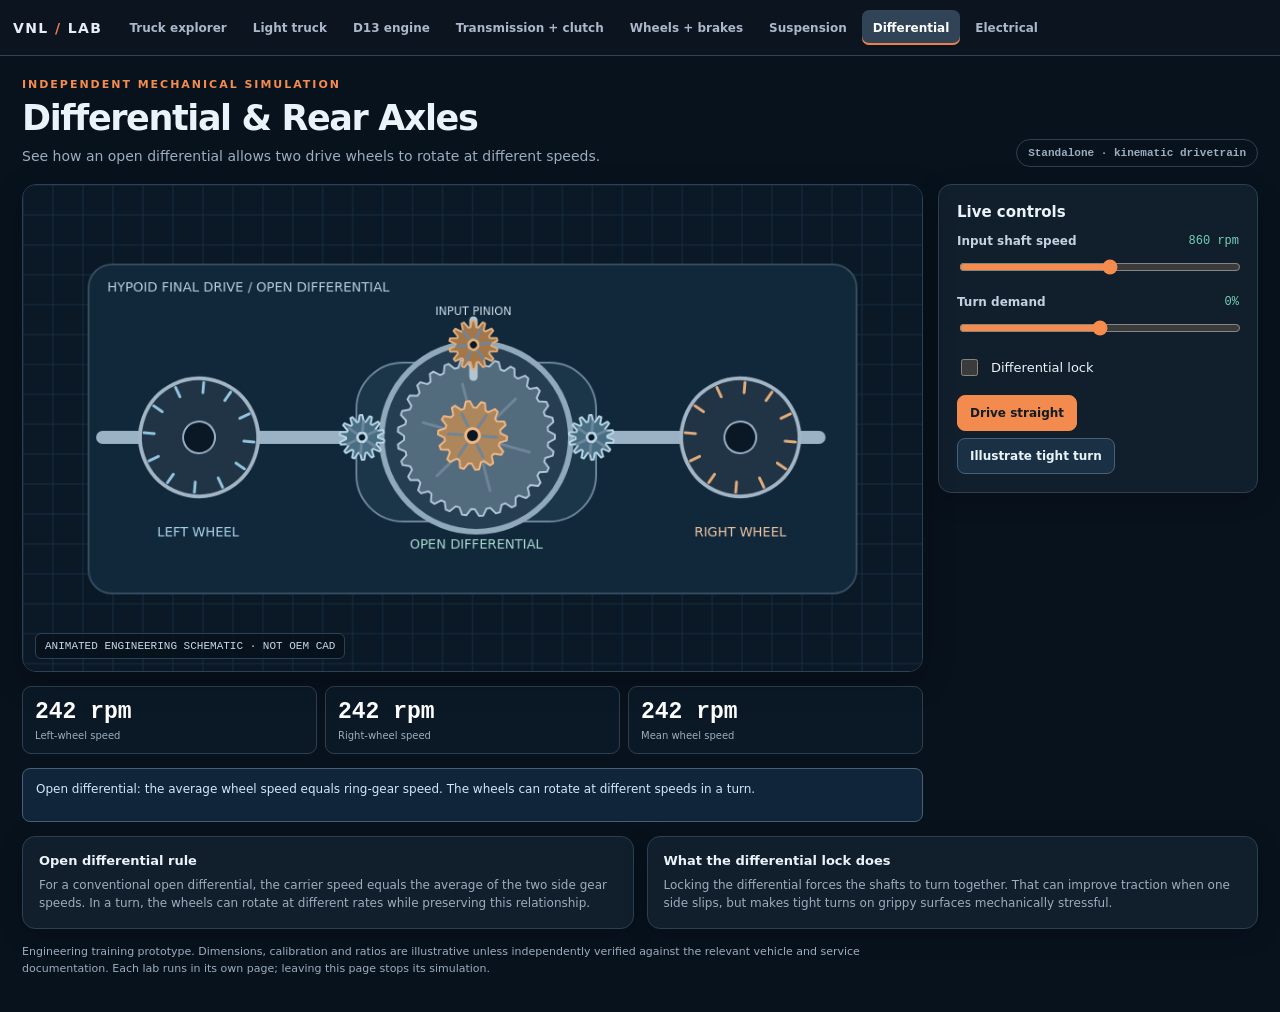
<file: axles.html>
<!doctype html><html lang="en"><head><meta charset="utf-8"><meta name="viewport" content="width=device-width,initial-scale=1"><meta name="theme-color" content="#08121d"><title>Differential &amp; Rear Axles · VNL Lab</title><style>
:root{color-scheme:dark;--bg:#08121d;--panel:#111e2b;--line:#2d4052;--muted:#9cadbe;--ink:#eaf3fa;--orange:#f58b4c;--blue:#67b8e8;--green:#72d4ba}
*{box-sizing:border-box}html,body{margin:0;min-height:100%;font-family:system-ui,-apple-system,Segoe UI,Arial,sans-serif;background:var(--bg);color:var(--ink)}body{overflow:auto!important;padding-top:56px!important}
main{max-width:1440px;margin:0 auto;padding:22px 22px 35px}.eyebrow{color:var(--orange);font-size:11px;text-transform:uppercase;letter-spacing:.18em;font-weight:800}h1{font-size:clamp(24px,3vw,35px);letter-spacing:-.04em;line-height:1.1;margin:8px 0}p{font-size:14px;line-height:1.5;color:var(--muted);margin:0}.head{margin-bottom:17px;display:flex;justify-content:space-between;gap:15px;align-items:end}.tag{border:1px solid var(--line);border-radius:100px;color:var(--muted);font:600 11px ui-monospace,monospace;padding:7px 11px;white-space:nowrap}
.workspace{display:grid;grid-template-columns:minmax(0,1fr) 320px;gap:15px;align-items:start}.screen{position:relative;overflow:hidden;background:radial-gradient(ellipse at 50% 35%,#183146 0%,#0b1927 60%,#08111a 100%);border:1px solid #2d4055;border-radius:14px;min-height:390px;box-shadow:0 10px 30px #0004}.screen canvas{width:100%;height:auto;aspect-ratio:960/520;display:block;touch-action:pan-y}.screen-label{position:absolute;bottom:12px;left:12px;font:11px ui-monospace,monospace;color:#c6d8e9;background:#08111aca;border:1px solid #2d4055;border-radius:6px;padding:6px 9px}
.panel{border:1px solid var(--line);border-radius:13px;padding:18px;background:var(--panel);box-shadow:0 6px 24px #0003}.panel h2{font-size:15px;margin:0 0 13px}.panel .field{margin-bottom:16px}.field-head{display:flex;align-items:center;justify-content:space-between;gap:8px;margin-bottom:9px}.field-head label{font-size:12px;color:#c1d2e2;font-weight:600}.readout{font:12px ui-monospace,monospace;color:var(--green)}input[type=range]{width:100%;accent-color:var(--orange);cursor:pointer}select{background:#0b1a2a;border:1px solid #3b5168;color:#f5f7f9;padding:10px;border-radius:7px;width:100%;font:inherit;font-size:13px}button{background:#1a3044;border:1px solid #456079;border-radius:8px;color:#eaf3fa;font:700 12px system-ui;padding:10px 12px;cursor:pointer}button:active{background:#315371}button:focus-visible,a:focus-visible,input:focus-visible{outline:2px solid var(--orange);outline-offset:2px}.action{background:#f28b4d;color:#141c22;border-color:#f28b4d}.buttons{display:flex;flex-wrap:wrap;gap:7px}.metrics{display:grid;grid-template-columns:repeat(3,1fr);gap:8px;margin-top:14px}.metric{border:1px solid var(--line);border-radius:9px;background:#0b1927;padding:12px}.metric .val{font:700 clamp(17px,2vw,23px) ui-monospace,monospace;color:white}.metric .lab{color:var(--muted);font-size:10px;margin-top:5px}.status{border:1px solid #466075;background:#10253a;padding:11px 13px;border-radius:8px;color:#d5e7f7;font-size:12px;line-height:1.5;min-height:54px;margin-top:14px}.status.warning{border-color:#b76b45;background:#34221c;color:#ffd2b4}.explain{display:grid;grid-template-columns:1fr 1fr;gap:13px;margin-top:14px}.explain .panel{padding:16px}.explain h3{font-size:13px;margin:0 0 8px}.explain p{font-size:12px}.foot{font-size:11px;margin-top:15px;max-width:850px}
@media(max-width:900px){.workspace{grid-template-columns:1fr}.panel{padding:15px}.screen{min-height:230px}.screen canvas{height:auto}.explain{grid-template-columns:1fr}.metrics{grid-template-columns:repeat(3,1fr)}}
@media(max-width:680px){body{padding-top:52px!important}main{padding:15px 10px 30px}.head{align-items:start}.head .tag{display:none}.screen{min-height:0}.screen-label{font-size:9px}.metric .val{font-size:17px}}
</style><style id="vnl-nav-style">
#vnl-nav{position:fixed;top:0;left:0;right:0;height:56px;z-index:2000;display:flex;align-items:center;gap:16px;padding:0 13px;background:#0c1420;color:#e6edf8;border-bottom:1px solid #334254;font:600 12px system-ui,-apple-system,sans-serif;box-sizing:border-box}
#vnl-nav .logo-mark{white-space:nowrap;letter-spacing:.1em;font-size:14px;font-weight:900}#vnl-nav .logo-mark span{color:#ed804a}#vnl-nav .vnl-links{display:flex;align-items:center;overflow-x:auto;overflow-y:hidden;white-space:nowrap;gap:4px;scrollbar-width:thin;flex:1;min-width:0}
#vnl-nav a{display:inline-flex;color:#aab8c9;text-decoration:none;align-items:center;flex-shrink:0;min-height:35px;padding:0 11px;border-radius:7px;box-sizing:border-box}
#vnl-nav a:hover{background:#1c2b3b;color:white}#vnl-nav a.active{color:white;background:#314457;box-shadow:inset 0 -2px #ed804a}
body{padding-top:56px!important;box-sizing:border-box!important}body>.app,body>#app{height:calc(100vh - 56px)!important;max-height:calc(100vh - 56px)!important}html,body{overflow:hidden}
@media(max-width:680px){#vnl-nav{gap:8px;padding:0 7px;height:52px}#vnl-nav .logo-mark{font-size:11px}#vnl-nav a{font-size:11px;padding:0 8px}body{padding-top:52px!important}body>.app,body>#app{height:calc(100vh - 52px)!important;max-height:calc(100vh - 52px)!important}}
</style></head><body><nav id="vnl-nav" aria-label="Truck simulation labs"><span class="logo-mark">VNL<span> / </span>LAB</span><div class="vnl-links"><a href="index.html" class="" aria-current="false">Truck explorer</a><a href="truck-lite.html" class="" aria-current="false">Light truck</a><a href="d13.html" class="" aria-current="false">D13 engine</a><a href="transmission.html" class="" aria-current="false">Transmission + clutch</a><a href="wheels.html" class="" aria-current="false">Wheels + brakes</a><a href="suspension.html" class="" aria-current="false">Suspension</a><a href="axles.html" class="active" aria-current="page">Differential</a><a href="electrical.html" class="" aria-current="false">Electrical</a></div></nav><main><div class="head"><div><div class="eyebrow">Independent mechanical simulation</div><h1>Differential &amp; Rear Axles</h1><p>See how an open differential allows two drive wheels to rotate at different speeds.</p></div><span class="tag">Standalone · kinematic drivetrain</span></div><div class="workspace"><div><div class="screen"><canvas id="sim" aria-label="Animated mechanism diagram"></canvas><div class="screen-label">ANIMATED ENGINEERING SCHEMATIC · NOT OEM CAD</div></div><div class="metrics"><div class="metric"><div class="val" id="m_l">—</div><div class="lab">Left-wheel speed</div></div><div class="metric"><div class="val" id="m_r">—</div><div class="lab">Right-wheel speed</div></div><div class="metric"><div class="val" id="m_avg">—</div><div class="lab">Mean wheel speed</div></div></div><div class="status" id="status" role="status">Ready. Adjust controls to test the mechanism.</div></div><aside class="panel"><h2>Live controls</h2><div class="field"><div class="field-head"><label for="pinion">Input shaft speed</label><output class="readout" id="v_pinion">860 rpm</output></div><input type="range" id="pinion" min="0" max="1600" value="860" step="1" oninput="document.getElementById('v_pinion').textContent=this.value+' rpm'"></div><div class="field"><div class="field-head"><label for="corner">Turn demand</label><output class="readout" id="v_corner">0%</output></div><input type="range" id="corner" min="-100" max="100" value="0" step="1" oninput="document.getElementById('v_corner').textContent=this.value+'%'"></div><div class="field"><label style="display:flex;align-items:center;gap:10px;font-size:13px"><input id="lock" type="checkbox" style="width:17px;height:17px"> Differential lock</label></div><div class="buttons"><button class="action" id="straight">Drive straight</button><button id="spin">Illustrate tight turn</button></div></aside></div><div class="explain"><section class="panel"><h3>Open differential rule</h3><p>For a conventional open differential, the carrier speed equals the average of the two side gear speeds. In a turn, the wheels can rotate at different rates while preserving this relationship.</p></section><section class="panel"><h3>What the differential lock does</h3><p>Locking the differential forces the shafts to turn together. That can improve traction when one side slips, but makes tight turns on grippy surfaces mechanically stressful.</p></section></div><p class="foot">Engineering training prototype. Dimensions, calibration and ratios are illustrative unless independently verified against the relevant vehicle and service documentation. Each lab runs in its own page; leaving this page stops its simulation.</p></main><script>
const canvas=document.getElementById('sim'),ctx=canvas.getContext('2d');let time=0,last=performance.now();
function resize(){const d=Math.min(devicePixelRatio||1,2);canvas.width=Math.round(960*d);canvas.height=Math.round(520*d);ctx.setTransform(d,0,0,d,0,0)}resize();
function clean(){ctx.clearRect(0,0,960,520);ctx.fillStyle='#0b1825';ctx.fillRect(0,0,960,520);ctx.strokeStyle='#183047';ctx.lineWidth=1;for(let i=0;i<960;i+=32){ctx.beginPath();ctx.moveTo(i,0);ctx.lineTo(i,520);ctx.stroke()}for(let i=0;i<520;i+=32){ctx.beginPath();ctx.moveTo(0,i);ctx.lineTo(960,i);ctx.stroke()}}
function path(pts,color='#9eb4c7',width=4){ctx.strokeStyle=color;ctx.lineWidth=width;ctx.lineCap='round';ctx.lineJoin='round';ctx.beginPath();pts.forEach(([x,y],i)=>i?ctx.lineTo(x,y):ctx.moveTo(x,y));ctx.stroke()}
function circle(x,y,r,fill='#243d50',stroke='#91aabd',w=3){ctx.beginPath();ctx.arc(x,y,r,0,2*Math.PI);ctx.fillStyle=fill;ctx.fill();ctx.strokeStyle=stroke;ctx.lineWidth=w;ctx.stroke()}
function disk(x,y,r,inner=0,rot=0,t='#7b93a9'){ctx.save();ctx.translate(x,y);ctx.rotate(rot);circle(0,0,r,'#203446','#a2b6c6',4);ctx.strokeStyle=t;ctx.lineWidth=3;for(let i=0;i<12;i++){let a=i*Math.PI/6;ctx.beginPath();ctx.moveTo(Math.cos(a)*(r-15),Math.sin(a)*(r-15));ctx.lineTo(Math.cos(a)*(r-4),Math.sin(a)*(r-4));ctx.stroke()}circle(0,0,inner||Math.max(6,r*.18),'#0a1724','#9ab3c8',2);ctx.restore()}
function gear(x,y,r,angle=0,fill='#31495b',accent='#9cb2c5'){ctx.save();ctx.translate(x,y);ctx.rotate(angle);const teeth=Math.max(14,Math.round(r*.35));ctx.beginPath();for(let i=0;i<teeth*4;i++){const a=i*Math.PI*2/(teeth*4),rr=(i%4===1||i%4===2)?r:r-7;const px=Math.cos(a)*rr,py=Math.sin(a)*rr;i?ctx.lineTo(px,py):ctx.moveTo(px,py)}ctx.closePath();ctx.fillStyle=fill;ctx.fill();ctx.lineWidth=2;ctx.strokeStyle=accent;ctx.stroke();circle(0,0,r*.2,'#0a1724',accent,3);for(let k=0;k<6;k++){let a=k*Math.PI/3;path([[Math.cos(a)*r*.3,Math.sin(a)*r*.3],[Math.cos(a)*r*.7,Math.sin(a)*r*.7]],'#6f859a',3)}ctx.restore()}
function text(x,y,s,size=14,color='#bdcfe0',align='left'){ctx.fillStyle=color;ctx.font=`${size}px system-ui`;ctx.textAlign=align;ctx.fillText(String(s),x,y)}
function box(x,y,w,h,fill='#1b3347',stroke='#405e74',r=12){ctx.beginPath();ctx.roundRect(x,y,w,h,r);ctx.fillStyle=fill;ctx.fill();ctx.strokeStyle=stroke;ctx.lineWidth=2;ctx.stroke()}
function gauge(x,y,r,v,max=100){circle(x,y,r,'#13283a','#53718a',2);ctx.strokeStyle='#f18d51';ctx.lineWidth=5;ctx.beginPath();ctx.arc(x,y,r-12,Math.PI*.8,Math.PI*(.8+1.4*Math.max(0,Math.min(1,v/max))));ctx.stroke();text(x,y+5,Math.round(v),21,'#f3f6f9','center')}
function get(id){return document.getElementById(id)}function read(id){return +get(id).value}function write(id,v){get(id).textContent=v}function status(s,bad=false){const e=get('status');e.textContent=s;e.classList.toggle('warning',bad)}
function tick(now){const dt=Math.min(.05,(now-last)/1000);last=now;time+=dt;draw(dt);requestAnimationFrame(tick)}requestAnimationFrame(tick);


let a=0,leftA=0,rightA=0;get('straight').onclick=()=>{get('corner').value=0;get('v_corner').textContent='0%';status('Straight ahead. Both wheels turn at the same speed.')};get('spin').onclick=()=>{get('corner').value=75;get('v_corner').textContent='75%';status('Turning right in this model: the outer wheel speeds up and inner wheel slows down.')};
function draw(dt){let pinion=read('pinion'),input=pinion/3.55,turn=read('corner')/100,lock=get('lock').checked;let left=input*(lock?1:1+turn*.45),right=input*(lock?1:1-turn*.45);a+=pinion*dt*.01;leftA+=left*dt*.02;rightA+=right*dt*.02;
 clean();box(70,85,820,352,'#11273a','#354e61',25);text(90,114,'HYPOID FINAL DRIVE / OPEN DIFFERENTIAL',14,'#bacee0');
 path([[85,270],[850,270]],'#9bb2c4',14);box(356,190,256,170,'#1b3549','#6e879b',50);circle(484,270,101,'#263e52','#91aabb',6);gear(484,270,84,a*.43,'#536c7d','#b1c8d9');gear(480,268,37,-a*.7,'#ae865b','#f1b886');gear(362,270,24,leftA,'#486e84','#b9d8e8');gear(607,270,24,rightA,'#486e84','#b9d8e8');
 disk(188,270,63,17,leftA,'#93c7e1');disk(766,270,63,17,rightA,'#e4ad7b');path([[481,145],[481,205]],'#b3c5d1',9);gear(481,171,26,a,'#a4774b','#dfb07d');
 text(481,139,'INPUT PINION',12,'#cddde8','center');text(187,376,'LEFT WHEEL',14,'#aad5ec','center');text(766,376,'RIGHT WHEEL',14,'#ecc6a5','center');text(484,389,lock?'DIFFERENTIAL LOCKED':'OPEN DIFFERENTIAL',14,lock?'#f3a77e':'#a7d9cf','center');
 write('m_l',Math.round(left)+' rpm');write('m_r',Math.round(right)+' rpm');write('m_avg',Math.round((left+right)/2)+' rpm');
 if(lock&&Math.abs(turn)>.1)status('Differential locked in a turn: the wheels are forced to equal speed, producing tire scrub and driveline wind-up on high-traction surfaces.',true);
 else status('Open differential: the average wheel speed equals ring-gear speed. The wheels can rotate at different speeds in a turn.');}
</script></body></html>
</file>
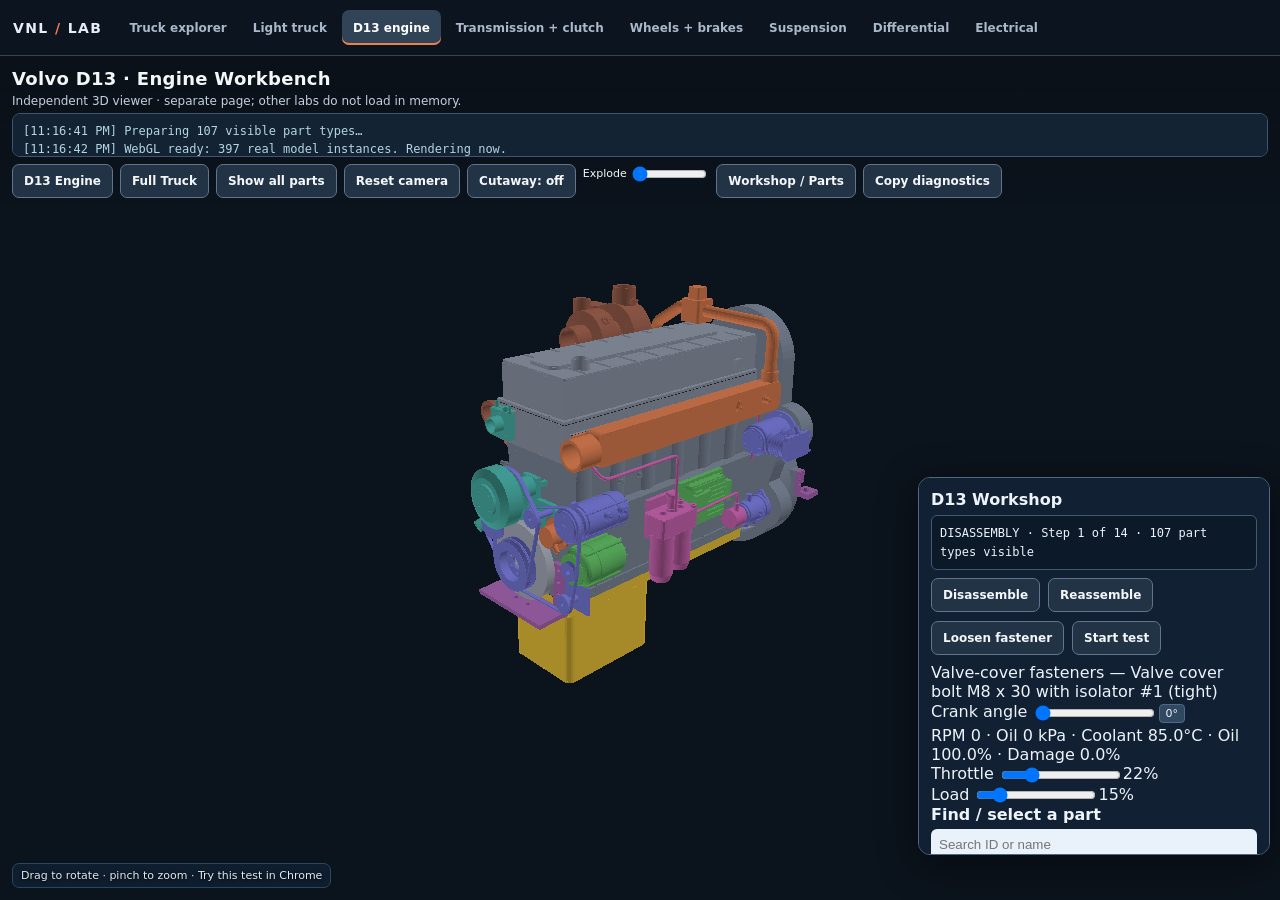
<file: d13.html>
<!doctype html><html lang="en"><head><meta charset="utf-8"><meta name="viewport" content="width=device-width,initial-scale=1,viewport-fit=cover"><meta name="theme-color" content="#0b1119"><title>Volvo VNL | Stable WebGL Workshop</title><style>
*{box-sizing:border-box}html,body{height:100%;margin:0;font-family:system-ui,-apple-system,Arial;color:#f4f7fa;background:#0b1119}#app{height:100%;position:relative;overflow:hidden}canvas{position:absolute;inset:0;width:100%;height:100%;touch-action:none}#top{position:absolute;z-index:3;top:0;left:0;right:0;padding:12px max(12px,env(safe-area-inset-right));background:linear-gradient(#0b1119f5,#0b1119b8,transparent);pointer-events:none}#top>*{pointer-events:auto}h1{margin:0;font-size:18px;letter-spacing:.3px}p{margin:5px 0;color:#c3d0df;font-size:12px}#status{font:12px/1.5 ui-monospace,SFMono-Regular,monospace;padding:8px 10px;white-space:pre-wrap;word-break:break-word;background:#152638;border:1px solid #45607a;border-radius:8px;color:#cbf1fd;max-height:44px;overflow:auto}#controls{display:flex;flex-wrap:wrap;gap:7px;margin-top:7px}button{padding:9px 11px;border:1px solid #60758b;background:#223346;color:#f4f7fa;border-radius:7px;font:bold 12px system-ui}button:active{background:#e36d3b}#bottom{position:absolute;z-index:2;bottom:max(12px,env(safe-area-inset-bottom));left:12px;right:12px;color:#e0e9f2;font-size:12px;text-shadow:0 1px 3px black;pointer-events:none}#bottom div{display:inline-block;background:#112236bc;border:1px solid #2b475f;border-radius:7px;padding:5px 8px}#fatal{position:absolute;z-index:5;top:37%;left:12px;right:12px;padding:18px;border-radius:12px;background:#6b1c26;color:#fff;font-size:14px;line-height:1.6;display:none}
#sidepanel{position:absolute;z-index:4;right:10px;bottom:45px;width:min(352px,calc(100vw - 20px));max-height:42vh;overflow:auto;border:1px solid #526781;background:#122335f3;color:#edf3fa;border-radius:12px;padding:12px;box-shadow:0 9px 40px #0007}#sidepanel[hidden],#faultbox[hidden]{display:none!important}#sidepanel h2{font-size:16px;margin:0 0 5px}#sidepanel p{font-size:12px;line-height:1.4}#sidepanel button,#sidepanel select{margin:2px 3px 2px 0}#sidepanel button{font-size:12px}#sidepanel input[type=range]{width:120px;vertical-align:middle}#summary{font:12px/1.55 ui-monospace,monospace;padding:8px;border:1px solid #415a74;background:#0b1928;border-radius:6px;margin:6px 0}#partsearch{padding:8px;width:100%;background:#e9f2fa;border:0;border-radius:6px}#partresults{max-height:120px;overflow:auto;margin:7px 0}#partresults button{display:block;width:100%;text-align:left}#angle{width:140px}.tag{display:inline-block;background:#314861;border:1px solid #506887;border-radius:4px;padding:2px 6px;margin:3px 2px;font-size:11px}#top{padding-bottom:4px}#status{opacity:.88}#top small{font:11px ui-monospace,monospace}#fatal{white-space:pre-wrap}#bottom{right:auto}#bottom div{font-size:11px}#toolsrow{display:flex;flex-wrap:wrap;gap:5px;margin:6px 0}@media(max-width:760px){#sidepanel{max-height:35vh;bottom:40px}#top h1{font-size:16px}#top p{display:none}#top button{padding:7px 8px;font-size:11px}#status{max-height:30px;font-size:10px;padding:4px}}
</style><style id="vnl-nav-style">
#vnl-nav{position:fixed;top:0;left:0;right:0;height:56px;z-index:2000;display:flex;align-items:center;gap:16px;padding:0 13px;background:#0c1420;color:#e6edf8;border-bottom:1px solid #334254;font:600 12px system-ui,-apple-system,sans-serif;box-sizing:border-box}
#vnl-nav .logo-mark{white-space:nowrap;letter-spacing:.1em;font-size:14px;font-weight:900}#vnl-nav .logo-mark span{color:#ed804a}#vnl-nav .vnl-links{display:flex;align-items:center;overflow-x:auto;overflow-y:hidden;white-space:nowrap;gap:4px;scrollbar-width:thin;flex:1;min-width:0}
#vnl-nav a{display:inline-flex;color:#aab8c9;text-decoration:none;align-items:center;flex-shrink:0;min-height:35px;padding:0 11px;border-radius:7px;box-sizing:border-box}
#vnl-nav a:hover{background:#1c2b3b;color:white}#vnl-nav a.active{color:white;background:#314457;box-shadow:inset 0 -2px #ed804a}
body{padding-top:56px!important;box-sizing:border-box!important}body>.app,body>#app{height:calc(100vh - 56px)!important;max-height:calc(100vh - 56px)!important}html,body{overflow:hidden}
@media(max-width:680px){#vnl-nav{gap:8px;padding:0 7px;height:52px}#vnl-nav .logo-mark{font-size:11px}#vnl-nav a{font-size:11px;padding:0 8px}body{padding-top:52px!important}body>.app,body>#app{height:calc(100vh - 52px)!important;max-height:calc(100vh - 52px)!important}}
</style></head><body><nav id="vnl-nav" aria-label="Truck simulation labs"><span class="logo-mark">VNL<span> / </span>LAB</span><div class="vnl-links"><a href="index.html" class="" aria-current="false">Truck explorer</a><a href="truck-lite.html" class="" aria-current="false">Light truck</a><a href="d13.html" class="active" aria-current="page">D13 engine</a><a href="transmission.html" class="" aria-current="false">Transmission + clutch</a><a href="wheels.html" class="" aria-current="false">Wheels + brakes</a><a href="suspension.html" class="" aria-current="false">Suspension</a><a href="axles.html" class="" aria-current="false">Differential</a><a href="electrical.html" class="" aria-current="false">Electrical</a></div></nav><div id="app"><canvas id="view"></canvas><div id="top"><h1 id="pageTitle">Volvo D13 · Engine Workbench</h1><p>Independent 3D viewer · separate page; other labs do not load in memory.</p><div id="status" role="status">Page HTML loaded. Starting WebGL check…</div><div id="controls"><button id="engine">D13 Engine</button><button id="truck">Full Truck</button><button id="more">Show all parts</button><button id="reset">Reset camera</button><button id="cutaway">Cutaway: off</button><label style="font-size:11px">Explode <input id="explode" type="range" min="0" max="100" value="0" style="width:75px;vertical-align:middle"></label><button id="panel">Workshop / Parts</button><button id="copy">Copy diagnostics</button></div></div><div id="fatal"></div><section id="sidepanel"><h2 id="panelTitle">D13 Workshop</h2><div id="summary">Loading part data…</div><div id="toolsrow"><button id="teardown">Disassemble</button><button id="rebuild">Reassemble</button><button id="doAction">Next operation</button><button id="runEngine">Start test</button></div><div id="benchstep"></div><label>Crank angle <input id="angle" type="range" min="0" max="720" step="2" value="0"></label><span id="anglevalue" class="tag">0°</span><div id="enginegauges"></div><div><label>Throttle <input id="throttle" type="range" min="0" max="100" value="22"></label><span id="throttleVal">22%</span></div><div><label>Load <input id="load" type="range" min="0" max="100" value="15"></label><span id="loadVal">15%</span></div><h2>Find / select a part</h2><input id="partsearch" placeholder="Search ID or name" autocomplete="off"><div id="partresults"></div><div id="chosen"></div><div id="faultbox" hidden></div></section><div id="bottom"><div>Drag to rotate · pinch to zoom · Try this test in Chrome</div></div></div><script src="d13-physics.js"></script>
<script>
(()=>{'use strict';
 const el=document.getElementById('status'), fatal=document.getElementById('fatal'),canvas=document.getElementById('view');
 const records=[];let gl=null, program=null,pickProgram=null, meshData=[],parts=[],allFiles=[],gpus=new Map(),shown=[],ctr=[0,0,0],range=1400,angle=-.8,pitch=.4,zoom=1,ready=false,frames=0,last=0,mode='engine',showMore=false,drawCalls=0; let viewport={width:0,height:0};let cutaway=false,selectedPart=null,selectedK=0,angle720=0,phase='remove',stageProgress={},physics=null,lastT=0,activeEngine=false,modeLoaded=false;let frameRecords=[];const byId=new Map();
 const note=(s)=>{const item='['+new Date().toLocaleTimeString()+'] '+s;records.push(item);el.textContent=records.slice(-3).join('\n');console.log(item)};
 const failed=(s)=>{note('ERROR: '+s);fatal.style.display='block';fatal.textContent='ERROR: '+s+'\nSend a screenshot of this message.'};
 window.addEventListener('error',(e)=>failed('JavaScript: '+(e.message||'unknown')));
 window.addEventListener('unhandledrejection',e=>failed('Async: '+String(e.reason?.message||e.reason)));
 const comp=(type,src)=>{const sh=gl.createShader(type);gl.shaderSource(sh,src);gl.compileShader(sh);if(!gl.getShaderParameter(sh,gl.COMPILE_STATUS))throw Error('Shader compile: '+gl.getShaderInfoLog(sh));return sh};
 const vertex=`#version 300 es
 in vec3 a_xyz;uniform mat4 u_mvp;uniform mat4 u_model;uniform float u_scale;out vec3 v_world;
 void main(){vec4 p=vec4(a_xyz*u_scale,1.0);v_world=(u_model*p).xyz;gl_Position=u_mvp*p;}`;
 const fragment=`#version 300 es
 precision highp float;in vec3 v_world;uniform vec3 u_color;out vec4 outColor;
 void main(){vec3 a=dFdx(v_world),b=dFdy(v_world);vec3 n=normalize(cross(a,b));
 vec3 lit=normalize(vec3(.45,.82,.4));float light=.32+.68*abs(dot(n,lit));
 vec3 col=pow(u_color,vec3(2.2));col=pow(col*light,vec3(1.0/2.2));outColor=vec4(col,1.0);}`;
 const m4mul=(a,b)=>{let o=new Float32Array(16);for(let j=0;j<4;j++)for(let i=0;i<4;i++){let n=0;for(let k=0;k<4;k++)n+=a[k*4+i]*b[j*4+k];o[j*4+i]=n}return o};
 const partMat=(a)=>new Float32Array([a[0],a[4],a[8],0,a[1],a[5],a[9],0,a[2],a[6],a[10],0,a[3],a[7],a[11],1]);
 const rootMat=new Float32Array([1,0,0,0,0,0,-1,0,0,1,0,0,0,0,0,1]);

 const STEPS=[
  ['Valve-cover fasteners',['EFS-011'],true],['Valve cover',['EHD-029'],false],['Valve-cover gasket',['EHD-028'],false],
  ['Rocker-shaft fasteners',['EFS-008'],true],['Rocker arm shaft',['EHD-018'],false],['Rocker arms',['EHD-019','EHD-020','EHD-021'],false],
  ['Cam bearing-cap fasteners',['EFS-007'],true],['Camshaft bearing caps',['EHD-016','EHD-017'],false],
  ['Timing-cover fasteners',['EFS-017'],true],['Timing cover',['ETG-015'],false],['Cam gear fasteners',['EFS-013'],true],
  ['Camshaft drive gear',['ETG-008'],false],['Camshaft',['EHD-014'],false],['Camshaft bearing shells',['EHD-015'],false]
 ];
 const INTERNALS_HIDE=new Set(['EBK-001','EHD-001','EHD-029','EHD-028','EBK-008','ETG-014','ETG-015','EBK-002']);
 const FIRE=[0,480,240,600,120,360];const crankPin=FIRE.map(a=>((360-a)%360)),rad=Math.PI/180;
 const slider=a=>{let t=a*rad,r=79,rod=255;return r*Math.cos(t)+Math.sqrt(rod*rod-r*r*Math.sin(t)**2)};
 const vlift=(cycle,type)=>{const start=type==='in'?690:480,dur=type==='in'?240:250,x=((cycle-start)%720+720)%720;return x>dur?0:(type==='in'?11:10)*Math.sin(Math.PI*x/dur)**2};
 function pstate(p,k){const x=stageProgress[p.id];return x?.[k]||(STEPS.some(s=>s[1].includes(p.id)&&s[2])?'tight':'installed')}
 function save(){try{localStorage.setItem('d13-direct-workshop-v1',JSON.stringify({states:stageProgress,phase}));}catch(_){}}
 function restore(){try{const d=JSON.parse(localStorage.getItem('d13-direct-workshop-v1'));if(d){stageProgress=d.states||{};phase=d.phase||'remove';}}catch(_){}}
 function operable(p,k){return pstate(p,k)!=='out'}
 function stageDone(step){for(const id of step[1]){const p=byId.get(id);if(!p)continue;for(let k=0;k<p.inst.length;k++){const s=pstate(p,k);if(phase==='remove'?(s!=='out'):(s!==(step[2]?'tight':'installed')))return false;}}return true}
 function currentStage(){const indexed=STEPS.map((s,i)=>({s,i}));if(phase==='install')indexed.reverse();return indexed.find(o=>!stageDone(o.s))||null}
 function getTarget(stage){if(!stage)return null;const list=[];for(const id of stage.s[1]){const p=byId.get(id);if(!p)continue;for(let k=0;k<p.inst.length;k++){const s=pstate(p,k);if(phase==='remove'?(s!=='out'):(s!==(stage.s[2]?'tight':'installed')))list.push({p,k,s})}}return list.find(v=>v.p===selectedPart&&v.k===selectedK)||list[0]||null}
 function action(){if(mode!=='engine'){note('Switch to D13 engine for teardown');return}if(activeEngine){note('Stop the test before changing parts');return}const st=currentStage(),t=getTarget(st);if(!st||!t){renderPanel();return}const bolt=st.s[2],s=t.s;
 let next,verb;
 if(phase==='remove'){next=bolt&&s==='tight'?'loose':'out';verb=next==='loose'?'Loosened':'Removed'}
 else{next=bolt&&s==='out'?'loose':bolt?'tight':'installed';verb=next==='loose'?'Hand-started':next==='tight'?'Torque-checked':'Reinstalled'}
 if(!stageProgress[t.p.id])stageProgress[t.p.id]=t.p.inst.map((_,i)=>pstate(t.p,i));stageProgress[t.p.id][t.k]=next;
 save();selectedPart=t.p;selectedK=t.k;note(verb+' '+t.p.n+' #'+(t.k+1));renderPanel();}
 function renderPanel(){const box=document.getElementById('summary');const stage=currentStage();
 if(mode!=='engine'){box.textContent='Full truck explorer · '+shown.length+' types visible. Select any component by tapping the model or search below.';document.getElementById('benchstep').textContent='D13 disassembly controls work in engine mode.';document.getElementById('enginegauges').textContent='';return}
 box.textContent=(phase==='remove'?'DISASSEMBLY':'REASSEMBLY')+' · '+(stage?'Step '+(stage.i+1)+' of '+STEPS.length:'All stages completed')+' · '+shown.length+' part types visible';
 const next=getTarget(stage);document.getElementById('benchstep').textContent=stage?(stage.s[0]+(next?' — '+(next.p.n)+' #'+(next.k+1)+' ('+next.s+')':'')):'All modeled workshop steps completed';
 const btn=document.getElementById('doAction');btn.disabled=!stage||activeEngine;btn.textContent=!next?'Complete':phase==='remove'?(stage.s[2]&&next.s==='tight'?'Loosen fastener':'Remove part'):(stage.s[2]&&next.s==='loose'?'Torque-check':'Reinstall part');
 const v=physics;document.getElementById('enginegauges').textContent=v?('RPM '+Math.round(v.rpm)+' · Oil '+Math.round(v.oilPressure)+' kPa · Coolant '+v.coolant.toFixed(1)+'°C · Oil '+v.oilLevel.toFixed(1)+'% · Damage '+v.damage.toFixed(1)+'%'):'';
 document.getElementById('anglevalue').textContent=Math.round(angle720)+'°';
 if(selectedPart)document.getElementById('chosen').textContent='Selected: '+selectedPart.id+' · '+selectedPart.n+' #'+(selectedK+1)+' — '+(mode==='engine'?pstate(selectedPart,selectedK):'view only');
 }
 function searchParts(){const text=document.getElementById('partsearch').value.trim().toLowerCase();const panel=document.getElementById('partresults');panel.replaceChildren();
 if(!text)return;
 for(const p of parts.filter(p=>p.id.toLowerCase().includes(text)||p.n.toLowerCase().includes(text)).slice(0,18)){const b=document.createElement('button');b.textContent=p.id+' '+p.n;b.onclick=()=>{selectedPart=p;selectedK=0;panel.replaceChildren();document.getElementById('partsearch').value='';renderPanel()};panel.append(b)}
 }
 function rotateX(t){const c=Math.cos(t),s=Math.sin(t);return new Float32Array([1,0,0,0,0,c,s,0,0,-s,c,0,0,0,0,1])}
 function m4translate(x,y,z){const a=new Float32Array([1,0,0,0,0,1,0,0,0,0,1,0,x,y,z,1]);return a}
 function currentModel(part,k,original){let W=partMat(original),id=part.id,cyl=k;
 if(mode==='engine'){
 let dy=0,dz=0,turn=0;
 if(['ECR-006','ECR-007','ECR-008','ECR-009','ECR-010','ECR-011'].includes(id)){
  cyl=id==='ECR-011'?Math.floor(k/2):k;
  dz=slider((angle720-FIRE[cyl]+360)%360)-slider(crankPin[cyl]);
 }else if(['ECR-012','ECR-013','ECR-014','ECR-015'].includes(id)){
  cyl=k;const a=(angle720-FIRE[cyl]+360)%360,init=crankPin[cyl];
  dy=79*(Math.sin(a*rad)-Math.sin(init*rad));dz=79*(Math.cos(a*rad)-Math.cos(init*rad));
 }else if(id==='EHD-003'||id==='EHD-004'){
  cyl=Math.floor(k/2);const cy=((angle720-FIRE[cyl]+360)%720);dz=-vlift(cy,id==='EHD-003'?'in':'ex');
 }else if(id==='ECR-001'||id==='EHD-014')turn=angle720*rad/(id==='EHD-014'?2:1);
 if(dy||dz)W=m4mul(m4translate(.0436*dz,dy,.999*dz),W);
 if(turn)W=m4mul(W,rotateX(turn));
 }
 if(part.ex?.[k]&&+document.getElementById('explode').value){const t=+document.getElementById('explode').value/100;let a=part.ex[k];W=m4mul(m4translate(a[0]*t,a[1]*t,a[2]*t),W)}
 return m4mul(rootMat,W);
 }
 function visiblePart(p,k){if(!operable(p,k))return false;if(mode==='engine'&&cutaway&&INTERNALS_HIDE.has(p.id))return false;return true}
 const persp=(f,asp,n,far)=>{let v=1/Math.tan(f/2),o=new Float32Array(16);o[0]=v/asp;o[5]=v;o[10]=(far+n)/(n-far);o[11]=-1;o[14]=2*far*n/(n-far);return o};
 const norm=(v)=>{const l=Math.hypot(...v)||1;return v.map(q=>q/l)};
 const cross=(a,b)=>[a[1]*b[2]-a[2]*b[1],a[2]*b[0]-a[0]*b[2],a[0]*b[1]-a[1]*b[0]];
 const sub=(a,b)=>a.map((x,i)=>x-b[i]);
 const look=(eye,target,up)=>{let z=norm(sub(eye,target)),x=norm(cross(up,z)),y=cross(z,x);return new Float32Array([x[0],y[0],z[0],0,x[1],y[1],z[1],0,x[2],y[2],z[2],0,-x.reduce((s,v,i)=>s+v*eye[i],0),-y.reduce((s,v,i)=>s+v*eye[i],0),-z.reduce((s,v,i)=>s+v*eye[i],0),1])};
 const from64=(s,Type)=>{const bin=atob(s),b=new Uint8Array(bin.length);for(let i=0;i<bin.length;i++)b[i]=bin.charCodeAt(i);return new Type(b.buffer)};
 const color=(p)=>new Float32Array((p.c||[170,175,185]).map(n=>Math.max(0,Math.min(255,n))/255));
 function useMesh(m){if(!gpus.has(m)){
   const v=from64(m.v,Int16Array),indices=from64(m.f,m.big?Uint32Array:Uint16Array);
   const vao=gl.createVertexArray();gl.bindVertexArray(vao);
   const vb=gl.createBuffer();gl.bindBuffer(gl.ARRAY_BUFFER,vb);gl.bufferData(gl.ARRAY_BUFFER,v,gl.STATIC_DRAW);
   gl.enableVertexAttribArray(program.a);gl.vertexAttribPointer(program.a,3,gl.SHORT,false,0,0);
   const ib=gl.createBuffer();gl.bindBuffer(gl.ELEMENT_ARRAY_BUFFER,ib);gl.bufferData(gl.ELEMENT_ARRAY_BUFFER,indices,gl.STATIC_DRAW);
   gl.bindVertexArray(null);
   gpus.set(m,{vao,count:indices.length,type:m.big?gl.UNSIGNED_INT:gl.UNSIGNED_SHORT});
 }return gpus.get(m)};
 const choosePart=(p)=> mode==='truck'?(showMore?true:['G01','G07','R01','R03','R05','K01','K02','K03','H01','C01','I01','X01','F01','E01','E08','T02'].includes(p.s))
 : (showMore?true:['E01','E03','E04','E05','E06','E07','E08','E09'].includes(p.s) && !['EBK-002','EBK-003','EBK-004'].includes(p.id));
 async function fetchJSON(path){note('Downloading '+path+'…');const r=await fetch(path,{cache:'no-store'});if(!r.ok)throw Error(path+' returned HTTP '+r.status);return await r.json()}
 function bounds(list){let min=[Infinity,Infinity,Infinity],max=[-Infinity,-Infinity,-Infinity];for(const p of list){
   const m=meshData[p.m];if(!m)continue; const data=from64(m.v,Int16Array);let lo=[Infinity,Infinity,Infinity],hi=[-Infinity,-Infinity,-Infinity];
   for(let k=0;k<data.length;k+=3){for(let j=0;j<3;j++){const z=data[k+j]*m.q;lo[j]=Math.min(lo[j],z);hi[j]=Math.max(hi[j],z)}}
   for(const a of p.inst){const M=partMat(a),W=m4mul(rootMat,M);for(const x of [lo[0],hi[0]])for(const y of [lo[1],hi[1]])for(const z of [lo[2],hi[2]]){
     const v=[W[0]*x+W[4]*y+W[8]*z+W[12],W[1]*x+W[5]*y+W[9]*z+W[13],W[2]*x+W[6]*y+W[10]*z+W[14]];
     for(let i=0;i<3;i++){min[i]=Math.min(min[i],v[i]);max[i]=Math.max(max[i],v[i])}
   }}
 }return {min,max,center:min.map((v,i)=>(v+max[i])/2),diag:Math.hypot(...max.map((v,i)=>v-min[i]))}}
 async function load(which){ready=false;mode=which;shown=[];gpus.forEach(v=>{gl.deleteVertexArray(v.vao)});gpus.clear();
 try{note('Loading '+(mode==='engine'?'D13 engine':'complete truck')+' index');const prefix=mode==='engine'?'d13_data_index.json':'vdata_index.json';let idx=await fetchJSON(prefix);
  parts=idx.parts;allFiles=idx.files;meshData=[];
  for(let j=0;j<allFiles.length;j++){const d=await fetchJSON(allFiles[j]);meshData.push(...d.meshes);note('Model data '+(j+1)+'/'+allFiles.length+' ready');}
  note('Received '+parts.length+' part types / '+meshData.length+' mesh definitions');
  await configure();
 }catch(e){failed(e.message||String(e))}}
 async function configure(){ready=false;shown=parts.filter(choosePart);note('Preparing '+shown.length+' visible part types…');
  const b=bounds(shown);if(!Number.isFinite(b.diag)||b.diag<=0)throw Error('Bad geometry bounds');
  ctr=b.center;range=b.diag;zoom=1;angle=-.8;pitch=.42;byId.clear();for(const p of parts)byId.set(p.id,p);
  let visibleInstances=0;for(const p of shown){useMesh(meshData[p.m]);visibleInstances+=p.inst.length;if(visibleInstances%100===0)await new Promise(r=>setTimeout(r,0))}
  note('WebGL ready: '+visibleInstances+' real model instances. Rendering now.');ready=true;modeLoaded=true;renderPanel();
 }
 function draw(now){requestAnimationFrame(draw);if(!ready||now-last<35)return;const dt=Math.min(.05,Math.max(0,(now-last)/1000));last=now;
  if(activeEngine&&physics){physics.tick(dt);angle720=physics.angle;document.getElementById('angle').value=Math.round(angle720);if(!physics.running){activeEngine=false;document.getElementById('runEngine').textContent='Start test';}}
  if(now-lastT>250){lastT=now;renderPanel();}
 try{
  const rect=canvas.getBoundingClientRect(),w=Math.round(rect.width*devicePixelRatio),h=Math.round(rect.height*devicePixelRatio);if(w!==canvas.width||h!==canvas.height){canvas.width=Math.max(1,Math.min(w,1920));canvas.height=Math.max(1,Math.min(h,1280));gl.viewport(0,0,canvas.width,canvas.height)}
  gl.clearColor(.045,.075,.11,1);gl.clear(gl.COLOR_BUFFER_BIT|gl.DEPTH_BUFFER_BIT);gl.enable(gl.DEPTH_TEST);gl.disable(gl.CULL_FACE);
  const distance=range*1.55*zoom;
  const eye=[ctr[0]+Math.sin(angle)*Math.cos(pitch)*distance,ctr[1]+Math.sin(pitch)*distance,ctr[2]+Math.cos(angle)*Math.cos(pitch)*distance];
  const vp=m4mul(persp(Math.PI/3.5,canvas.width/canvas.height,Math.max(.1,range*.001),range*50),look(eye,ctr,[0,1,0]));
  gl.useProgram(program.p);drawCalls=0;
  for(const p of shown){const m=meshData[p.m];const gpu=useMesh(m);gl.bindVertexArray(gpu.vao);gl.uniform1f(program.q,m.q);
    for(let k=0;k<p.inst.length;k++){if(!visiblePart(p,k))continue;const W=currentModel(p,k,p.inst[k]);
      gl.uniform3fv(program.color,selectedPart===p?new Float32Array([1,.48,.21]):color(p));
      gl.uniformMatrix4fv(program.model,false,W);gl.uniformMatrix4fv(program.mvp,false,m4mul(vp,W));gl.drawElements(gl.TRIANGLES,gpu.count,gpu.type,0);drawCalls++}

  }
  gl.bindVertexArray(null);frames++;
  if(frames===1||frames===16){note('FRAME RENDERED: '+drawCalls+' draw calls. WebGL '+gl.getParameter(gl.VERSION));}
 }catch(e){ready=false;failed('Draw: '+(e.message||String(e)))}}
 function init(){gl=canvas.getContext('webgl2',{antialias:false,alpha:false,powerPreference:'low-power'});if(!gl)throw Error('WebGL 2 unavailable (basic WebGL cube may use WebGL 1)');
  const p=gl.createProgram();gl.attachShader(p,comp(gl.VERTEX_SHADER,vertex));gl.attachShader(p,comp(gl.FRAGMENT_SHADER,fragment));gl.linkProgram(p);
  if(!gl.getProgramParameter(p,gl.LINK_STATUS))throw Error('Shader link: '+gl.getProgramInfoLog(p));
  program={p,a:gl.getAttribLocation(p,'a_xyz'),mvp:gl.getUniformLocation(p,'u_mvp'),model:gl.getUniformLocation(p,'u_model'),q:gl.getUniformLocation(p,'u_scale'),color:gl.getUniformLocation(p,'u_color')};
  canvas.addEventListener('webglcontextlost',e=>{e.preventDefault();ready=false;failed('WebGL context lost (likely GPU memory or driver reset)')});
  note('WebGL 2 initialized');requestAnimationFrame(draw);load('engine');
 }
 let fingers=new Map(),lastSpan=0;
 canvas.addEventListener('pointerdown',e=>{fingers.set(e.pointerId,[e.clientX,e.clientY]);canvas.setPointerCapture(e.pointerId)});
 canvas.addEventListener('pointermove',e=>{if(!fingers.has(e.pointerId))return;const old=fingers.get(e.pointerId);const dx=e.clientX-old[0],dy=e.clientY-old[1];fingers.set(e.pointerId,[e.clientX,e.clientY]);
  if(fingers.size===1){angle-=dx*.009;pitch=Math.max(-1.35,Math.min(1.35,pitch+dy*.007))}
  else{const f=[...fingers.values()],span=Math.hypot(f[0][0]-f[1][0],f[0][1]-f[1][1]);if(lastSpan>0)zoom=Math.min(12,Math.max(.16,zoom*lastSpan/Math.max(10,span)));lastSpan=span;}
 });
 for(const ev of ['pointerup','pointercancel','lostpointercapture'])canvas.addEventListener(ev,e=>{fingers.delete(e.pointerId);lastSpan=0});
 canvas.addEventListener('wheel',e=>{e.preventDefault();zoom=Math.max(.16,Math.min(12,zoom*(e.deltaY>0?1.12:.89)))},{passive:false});
 document.getElementById('engine').onclick=()=>{document.getElementById('pageTitle').textContent='Volvo D13 · Engine Workbench';load('engine');};
 document.getElementById('truck').onclick=()=>{if(activeEngine){activeEngine=false;physics?.stop()}document.getElementById('pageTitle').textContent='Volvo VNL · Full Truck Explorer';load('truck');};
 document.getElementById('more').onclick=()=>{showMore=!showMore;document.getElementById('more').textContent=showMore?'Phone fast view':'Show all parts';configure().catch(e=>failed(e.message))};
 document.getElementById('reset').onclick=()=>{angle=-.8;pitch=.42;zoom=1;note('Camera reset')};
 document.getElementById('cutaway').onclick=()=>{cutaway=!cutaway;document.getElementById('cutaway').textContent=cutaway?'Cutaway: on':'Cutaway: off';if(mode==='engine'&&cutaway&&!showMore){showMore=true;document.getElementById('more').textContent='Phone fast view';configure().catch(e=>failed(e.message))}};
 document.getElementById('panel').onclick=()=>{const p=document.getElementById('sidepanel');p.hidden=!p.hidden};
 document.getElementById('teardown').onclick=()=>{phase='remove';save();renderPanel()};
 document.getElementById('rebuild').onclick=()=>{phase='install';save();renderPanel()};
 document.getElementById('doAction').onclick=action;
 document.getElementById('partsearch').oninput=searchParts;
 document.getElementById('angle').oninput=e=>{if(!activeEngine){angle720=+e.target.value;renderPanel()}};
 document.getElementById('throttle').oninput=e=>{document.getElementById('throttleVal').textContent=e.target.value+'%';if(physics)physics.throttle=+e.target.value};
 document.getElementById('load').oninput=e=>{document.getElementById('loadVal').textContent=e.target.value+'%';if(physics)physics.load=+e.target.value};
 document.getElementById('runEngine').onclick=()=>{if(!physics){note('Physics file unavailable: d13-physics.js');return}if(activeEngine){activeEngine=false;physics.stop();document.getElementById('runEngine').textContent='Start test';return}if(currentStage()&&phase==='install' || Object.values(stageProgress).some(a=>a.includes('out'))){note('Reinstall the missing model components before running');return}physics.throttle=+document.getElementById('throttle').value;physics.load=+document.getElementById('load').value;activeEngine=physics.start();document.getElementById('runEngine').textContent=activeEngine?'Stop test':'Start test';};
 const tap=new Map();canvas.addEventListener('pointerdown',e=>tap.set(e.pointerId,[e.clientX,e.clientY]));
 canvas.addEventListener('pointerup',e=>{const a=tap.get(e.pointerId);tap.delete(e.pointerId);if(!a||Math.hypot(a[0]-e.clientX,a[1]-e.clientY)>8||!ready)return;
  // Select closest projected part bounding center without additional GPU passes. Part search remains available for exact bolts.
  const rect=canvas.getBoundingClientRect();const sx=(e.clientX-rect.left)/rect.width,sy=(e.clientY-rect.top)/rect.height;
  const distance=range*1.55*zoom;const eye=[ctr[0]+Math.sin(angle)*Math.cos(pitch)*distance,ctr[1]+Math.sin(pitch)*distance,ctr[2]+Math.cos(angle)*Math.cos(pitch)*distance];
  const vp=m4mul(persp(Math.PI/3.5,canvas.width/canvas.height,Math.max(.1,range*.001),range*50),look(eye,ctr,[0,1,0]));
  let best=null,dist=.07;
  for(const p of shown)for(let k=0;k<p.inst.length;k++){if(!visiblePart(p,k))continue;const M=currentModel(p,k,p.inst[k]);const center=[M[12],M[13],M[14],1];const P=[0,0,0,0];for(let r=0;r<4;r++)for(let c=0;c<4;c++)P[r]+=vp[c*4+r]*center[c];if(P[3]<=0)continue;
   const x=.5+P[0]/P[3]/2,y=.5-P[1]/P[3]/2,d=Math.hypot((x-sx)*1.3,y-sy);if(d<dist){dist=d;best={p,k}}}
  if(best){selectedPart=best.p;selectedK=best.k;renderPanel();}
 });
 document.getElementById('copy').onclick=async()=>{const msg=records.join('\n')+'\nUserAgent: '+navigator.userAgent+'\nCanvas: '+canvas.width+'x'+canvas.height;try{await navigator.clipboard.writeText(msg);note('Diagnostics copied')}catch(e){note('Clipboard denied: screenshot status instead')}};
 restore();
 try{if(window.D13Physics?.Engine){physics=new window.D13Physics.Engine()}}catch(e){note('Physics unavailable: '+e.message)}
 try{init()}catch(e){failed(e.message||String(e))}
})();
</script><script>document.addEventListener('click',function(e){if(e.target.closest('#truck')){e.preventDefault();e.stopImmediatePropagation();location.href='truck-lite.html';}},true);</script></body></html>
</file>
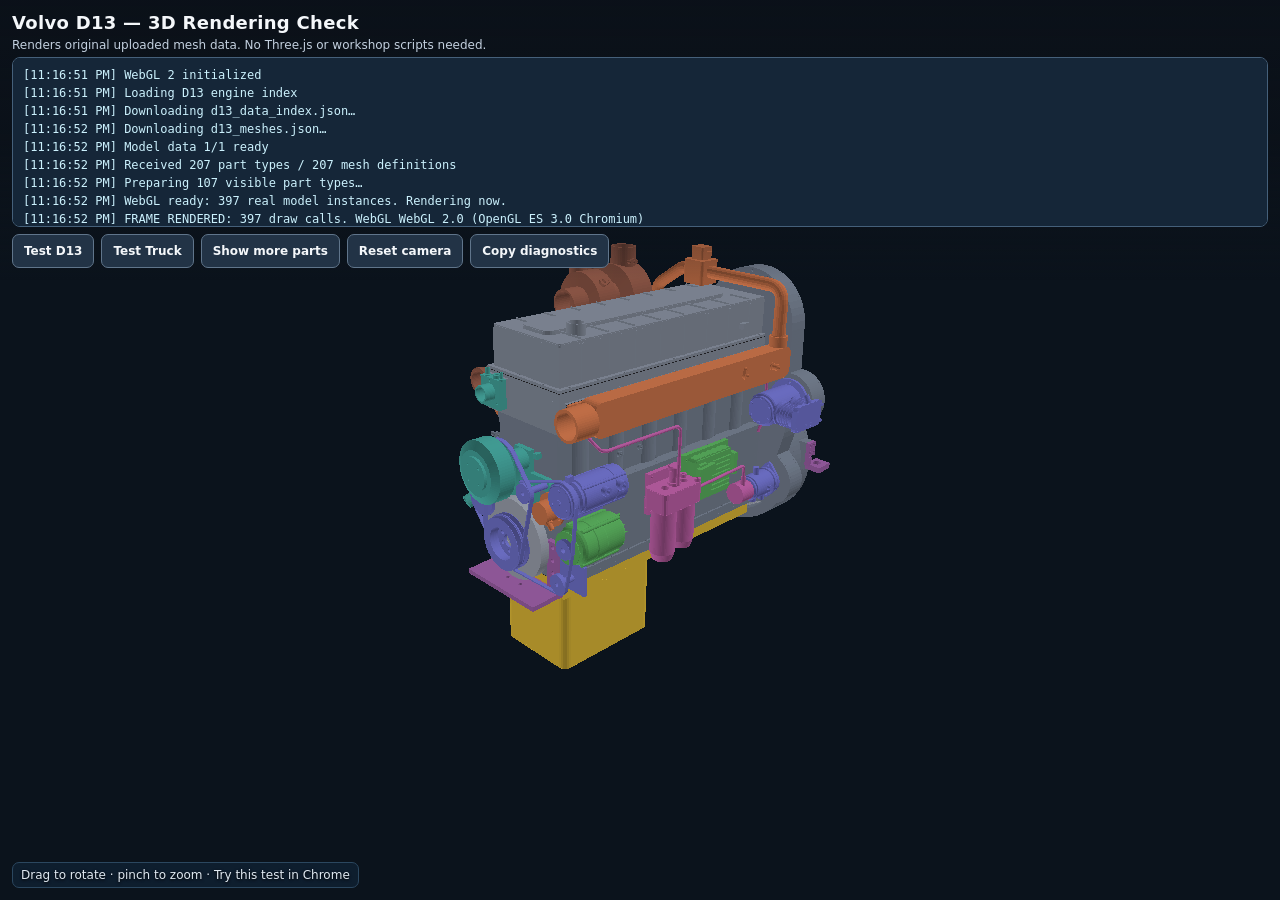
<file: D13_Render_Test.html>
<!doctype html><html lang="en"><head><meta charset="utf-8"><meta name="viewport" content="width=device-width,initial-scale=1,viewport-fit=cover"><meta name="theme-color" content="#0b1119"><title>D13 3D rendering check</title><style>
*{box-sizing:border-box}html,body{height:100%;margin:0;font-family:system-ui,-apple-system,Arial;color:#f4f7fa;background:#0b1119}#app{height:100%;position:relative;overflow:hidden}canvas{position:absolute;inset:0;width:100%;height:100%;touch-action:none}#top{position:absolute;z-index:3;top:0;left:0;right:0;padding:12px max(12px,env(safe-area-inset-right));background:linear-gradient(#0b1119f5,#0b1119b8,transparent);pointer-events:none}#top>*{pointer-events:auto}h1{margin:0;font-size:18px;letter-spacing:.3px}p{margin:5px 0;color:#c3d0df;font-size:12px}#status{font:12px/1.5 ui-monospace,SFMono-Regular,monospace;padding:8px 10px;white-space:pre-wrap;word-break:break-word;background:#152638;border:1px solid #45607a;border-radius:8px;color:#cbf1fd;max-height:170px;overflow:auto}#controls{display:flex;flex-wrap:wrap;gap:7px;margin-top:7px}button{padding:9px 11px;border:1px solid #60758b;background:#223346;color:#f4f7fa;border-radius:7px;font:bold 12px system-ui}button:active{background:#e36d3b}#bottom{position:absolute;z-index:2;bottom:max(12px,env(safe-area-inset-bottom));left:12px;right:12px;color:#e0e9f2;font-size:12px;text-shadow:0 1px 3px black;pointer-events:none}#bottom div{display:inline-block;background:#112236bc;border:1px solid #2b475f;border-radius:7px;padding:5px 8px}#fatal{position:absolute;z-index:5;top:37%;left:12px;right:12px;padding:18px;border-radius:12px;background:#6b1c26;color:#fff;font-size:14px;line-height:1.6;display:none}
</style></head><body><div id="app"><canvas id="view"></canvas><div id="top"><h1>Volvo D13 — 3D Rendering Check</h1><p>Renders original uploaded mesh data. No Three.js or workshop scripts needed.</p><div id="status" role="status">Page HTML loaded. Starting WebGL check…</div><div id="controls"><button id="engine">Test D13</button><button id="truck">Test Truck</button><button id="more">Show more parts</button><button id="reset">Reset camera</button><button id="copy">Copy diagnostics</button></div></div><div id="fatal"></div><div id="bottom"><div>Drag to rotate · pinch to zoom · Try this test in Chrome</div></div></div><script>
(()=>{'use strict';
 const el=document.getElementById('status'), fatal=document.getElementById('fatal'),canvas=document.getElementById('view');
 const records=[];let gl=null, program=null, meshData=[],parts=[],allFiles=[],gpus=new Map(),shown=[],ctr=[0,0,0],range=1400,angle=-.8,pitch=.4,zoom=1,ready=false,frames=0,last=0,mode='engine',showMore=false,drawCalls=0; let viewport={width:0,height:0};
 const note=(s)=>{const item='['+new Date().toLocaleTimeString()+'] '+s;records.push(item);el.textContent=records.slice(-9).join('\n');console.log(item)};
 const failed=(s)=>{note('ERROR: '+s);fatal.style.display='block';fatal.textContent='ERROR: '+s+'\nSend a screenshot of this message.'};
 window.addEventListener('error',(e)=>failed('JavaScript: '+(e.message||'unknown')));
 window.addEventListener('unhandledrejection',e=>failed('Async: '+String(e.reason?.message||e.reason)));
 const comp=(type,src)=>{const sh=gl.createShader(type);gl.shaderSource(sh,src);gl.compileShader(sh);if(!gl.getShaderParameter(sh,gl.COMPILE_STATUS))throw Error('Shader compile: '+gl.getShaderInfoLog(sh));return sh};
 const vertex=`#version 300 es
 in vec3 a_xyz;uniform mat4 u_mvp;uniform mat4 u_model;uniform float u_scale;out vec3 v_world;
 void main(){vec4 p=vec4(a_xyz*u_scale,1.0);v_world=(u_model*p).xyz;gl_Position=u_mvp*p;}`;
 const fragment=`#version 300 es
 precision highp float;in vec3 v_world;uniform vec3 u_color;out vec4 outColor;
 void main(){vec3 a=dFdx(v_world),b=dFdy(v_world);vec3 n=normalize(cross(a,b));
 vec3 lit=normalize(vec3(.45,.82,.4));float light=.32+.68*abs(dot(n,lit));
 vec3 col=pow(u_color,vec3(2.2));col=pow(col*light,vec3(1.0/2.2));outColor=vec4(col,1.0);}`;
 const m4mul=(a,b)=>{let o=new Float32Array(16);for(let j=0;j<4;j++)for(let i=0;i<4;i++){let n=0;for(let k=0;k<4;k++)n+=a[k*4+i]*b[j*4+k];o[j*4+i]=n}return o};
 const partMat=(a)=>new Float32Array([a[0],a[4],a[8],0,a[1],a[5],a[9],0,a[2],a[6],a[10],0,a[3],a[7],a[11],1]);
 const rootMat=new Float32Array([1,0,0,0,0,0,-1,0,0,1,0,0,0,0,0,1]);
 const persp=(f,asp,n,far)=>{let v=1/Math.tan(f/2),o=new Float32Array(16);o[0]=v/asp;o[5]=v;o[10]=(far+n)/(n-far);o[11]=-1;o[14]=2*far*n/(n-far);return o};
 const norm=(v)=>{const l=Math.hypot(...v)||1;return v.map(q=>q/l)};
 const cross=(a,b)=>[a[1]*b[2]-a[2]*b[1],a[2]*b[0]-a[0]*b[2],a[0]*b[1]-a[1]*b[0]];
 const sub=(a,b)=>a.map((x,i)=>x-b[i]);
 const look=(eye,target,up)=>{let z=norm(sub(eye,target)),x=norm(cross(up,z)),y=cross(z,x);return new Float32Array([x[0],y[0],z[0],0,x[1],y[1],z[1],0,x[2],y[2],z[2],0,-x.reduce((s,v,i)=>s+v*eye[i],0),-y.reduce((s,v,i)=>s+v*eye[i],0),-z.reduce((s,v,i)=>s+v*eye[i],0),1])};
 const from64=(s,Type)=>{const bin=atob(s),b=new Uint8Array(bin.length);for(let i=0;i<bin.length;i++)b[i]=bin.charCodeAt(i);return new Type(b.buffer)};
 const color=(p)=>new Float32Array((p.c||[170,175,185]).map(n=>Math.max(0,Math.min(255,n))/255));
 function useMesh(m){if(!gpus.has(m)){
   const v=from64(m.v,Int16Array),indices=from64(m.f,m.big?Uint32Array:Uint16Array);
   const vao=gl.createVertexArray();gl.bindVertexArray(vao);
   const vb=gl.createBuffer();gl.bindBuffer(gl.ARRAY_BUFFER,vb);gl.bufferData(gl.ARRAY_BUFFER,v,gl.STATIC_DRAW);
   gl.enableVertexAttribArray(program.a);gl.vertexAttribPointer(program.a,3,gl.SHORT,false,0,0);
   const ib=gl.createBuffer();gl.bindBuffer(gl.ELEMENT_ARRAY_BUFFER,ib);gl.bufferData(gl.ELEMENT_ARRAY_BUFFER,indices,gl.STATIC_DRAW);
   gl.bindVertexArray(null);
   gpus.set(m,{vao,count:indices.length,type:m.big?gl.UNSIGNED_INT:gl.UNSIGNED_SHORT});
 }return gpus.get(m)};
 const choosePart=(p)=> mode==='truck'?(showMore?true:['G01','G07','R01','R03','R05','K01','K02','K03','H01','C01','I01','X01','F01','E01','E08','T02'].includes(p.s))
 : (showMore?true:['E01','E03','E04','E05','E06','E07','E08','E09'].includes(p.s) && !['EBK-002','EBK-003','EBK-004'].includes(p.id));
 async function fetchJSON(path){note('Downloading '+path+'…');const r=await fetch(path,{cache:'no-store'});if(!r.ok)throw Error(path+' returned HTTP '+r.status);return await r.json()}
 function bounds(list){let min=[Infinity,Infinity,Infinity],max=[-Infinity,-Infinity,-Infinity];for(const p of list){
   const m=meshData[p.m];if(!m)continue; const data=from64(m.v,Int16Array);let lo=[Infinity,Infinity,Infinity],hi=[-Infinity,-Infinity,-Infinity];
   for(let k=0;k<data.length;k+=3){for(let j=0;j<3;j++){const z=data[k+j]*m.q;lo[j]=Math.min(lo[j],z);hi[j]=Math.max(hi[j],z)}}
   for(const a of p.inst){const M=partMat(a),W=m4mul(rootMat,M);for(const x of [lo[0],hi[0]])for(const y of [lo[1],hi[1]])for(const z of [lo[2],hi[2]]){
     const v=[W[0]*x+W[4]*y+W[8]*z+W[12],W[1]*x+W[5]*y+W[9]*z+W[13],W[2]*x+W[6]*y+W[10]*z+W[14]];
     for(let i=0;i<3;i++){min[i]=Math.min(min[i],v[i]);max[i]=Math.max(max[i],v[i])}
   }}
 }return {min,max,center:min.map((v,i)=>(v+max[i])/2),diag:Math.hypot(...max.map((v,i)=>v-min[i]))}}
 async function load(which){ready=false;mode=which;shown=[];gpus.forEach(v=>{gl.deleteVertexArray(v.vao)});gpus.clear();
 try{note('Loading '+(mode==='engine'?'D13 engine':'complete truck')+' index');const prefix=mode==='engine'?'d13_data_index.json':'vdata_index.json';let idx=await fetchJSON(prefix);
  parts=idx.parts;allFiles=idx.files;meshData=[];
  for(let j=0;j<allFiles.length;j++){const d=await fetchJSON(allFiles[j]);meshData.push(...d.meshes);note('Model data '+(j+1)+'/'+allFiles.length+' ready');}
  note('Received '+parts.length+' part types / '+meshData.length+' mesh definitions');
  await configure();
 }catch(e){failed(e.message||String(e))}}
 async function configure(){ready=false;shown=parts.filter(choosePart);note('Preparing '+shown.length+' visible part types…');
  const b=bounds(shown);if(!Number.isFinite(b.diag)||b.diag<=0)throw Error('Bad geometry bounds');
  ctr=b.center;range=b.diag;zoom=1;angle=-.8;pitch=.42;
  let visibleInstances=0;for(const p of shown){useMesh(meshData[p.m]);visibleInstances+=p.inst.length;if(visibleInstances%100===0)await new Promise(r=>setTimeout(r,0))}
  note('WebGL ready: '+visibleInstances+' real model instances. Rendering now.');ready=true;
 }
 function draw(now){requestAnimationFrame(draw);if(!ready||now-last<35)return;last=now;
 try{
  const rect=canvas.getBoundingClientRect(),w=Math.round(rect.width*devicePixelRatio),h=Math.round(rect.height*devicePixelRatio);if(w!==canvas.width||h!==canvas.height){canvas.width=Math.max(1,Math.min(w,1920));canvas.height=Math.max(1,Math.min(h,1280));gl.viewport(0,0,canvas.width,canvas.height)}
  gl.clearColor(.045,.075,.11,1);gl.clear(gl.COLOR_BUFFER_BIT|gl.DEPTH_BUFFER_BIT);gl.enable(gl.DEPTH_TEST);gl.disable(gl.CULL_FACE);
  const distance=range*1.55*zoom;
  const eye=[ctr[0]+Math.sin(angle)*Math.cos(pitch)*distance,ctr[1]+Math.sin(pitch)*distance,ctr[2]+Math.cos(angle)*Math.cos(pitch)*distance];
  const vp=m4mul(persp(Math.PI/3.5,canvas.width/canvas.height,Math.max(.1,range*.001),range*50),look(eye,ctr,[0,1,0]));
  gl.useProgram(program.p);drawCalls=0;
  for(const p of shown){const m=meshData[p.m];const gpu=useMesh(m);gl.bindVertexArray(gpu.vao);gl.uniform1f(program.q,m.q);gl.uniform3fv(program.color,color(p));
    for(const a of p.inst){const W=m4mul(rootMat,partMat(a));gl.uniformMatrix4fv(program.model,false,W);gl.uniformMatrix4fv(program.mvp,false,m4mul(vp,W));gl.drawElements(gl.TRIANGLES,gpu.count,gpu.type,0);drawCalls++}
  }
  gl.bindVertexArray(null);frames++;
  if(frames===1||frames===16){note('FRAME RENDERED: '+drawCalls+' draw calls. WebGL '+gl.getParameter(gl.VERSION));}
 }catch(e){ready=false;failed('Draw: '+(e.message||String(e)))}}
 function init(){gl=canvas.getContext('webgl2',{antialias:false,alpha:false,powerPreference:'low-power'});if(!gl)throw Error('WebGL 2 unavailable (basic WebGL cube may use WebGL 1)');
  const p=gl.createProgram();gl.attachShader(p,comp(gl.VERTEX_SHADER,vertex));gl.attachShader(p,comp(gl.FRAGMENT_SHADER,fragment));gl.linkProgram(p);
  if(!gl.getProgramParameter(p,gl.LINK_STATUS))throw Error('Shader link: '+gl.getProgramInfoLog(p));
  program={p,a:gl.getAttribLocation(p,'a_xyz'),mvp:gl.getUniformLocation(p,'u_mvp'),model:gl.getUniformLocation(p,'u_model'),q:gl.getUniformLocation(p,'u_scale'),color:gl.getUniformLocation(p,'u_color')};
  canvas.addEventListener('webglcontextlost',e=>{e.preventDefault();ready=false;failed('WebGL context lost (likely GPU memory or driver reset)')});
  note('WebGL 2 initialized');requestAnimationFrame(draw);load('engine');
 }
 let fingers=new Map(),lastSpan=0;
 canvas.addEventListener('pointerdown',e=>{fingers.set(e.pointerId,[e.clientX,e.clientY]);canvas.setPointerCapture(e.pointerId)});
 canvas.addEventListener('pointermove',e=>{if(!fingers.has(e.pointerId))return;const old=fingers.get(e.pointerId);const dx=e.clientX-old[0],dy=e.clientY-old[1];fingers.set(e.pointerId,[e.clientX,e.clientY]);
  if(fingers.size===1){angle-=dx*.009;pitch=Math.max(-1.35,Math.min(1.35,pitch+dy*.007))}
  else{const f=[...fingers.values()],span=Math.hypot(f[0][0]-f[1][0],f[0][1]-f[1][1]);if(lastSpan>0)zoom=Math.min(12,Math.max(.16,zoom*lastSpan/Math.max(10,span)));lastSpan=span;}
 });
 for(const ev of ['pointerup','pointercancel','lostpointercapture'])canvas.addEventListener(ev,e=>{fingers.delete(e.pointerId);lastSpan=0});
 canvas.addEventListener('wheel',e=>{e.preventDefault();zoom=Math.max(.16,Math.min(12,zoom*(e.deltaY>0?1.12:.89)))},{passive:false});
 document.getElementById('engine').onclick=()=>load('engine');document.getElementById('truck').onclick=()=>load('truck');
 document.getElementById('more').onclick=()=>{showMore=!showMore;document.getElementById('more').textContent=showMore?'Simplify parts':'Show more parts';configure().catch(e=>failed(e.message))};
 document.getElementById('reset').onclick=()=>{angle=-.8;pitch=.42;zoom=1;note('Camera reset')};
 document.getElementById('copy').onclick=async()=>{const msg=records.join('\n')+'\nUserAgent: '+navigator.userAgent+'\nCanvas: '+canvas.width+'x'+canvas.height;try{await navigator.clipboard.writeText(msg);note('Diagnostics copied')}catch(e){note('Clipboard denied: screenshot status instead')}};
 try{init()}catch(e){failed(e.message||String(e))}
})();
</script></body></html>
</file>
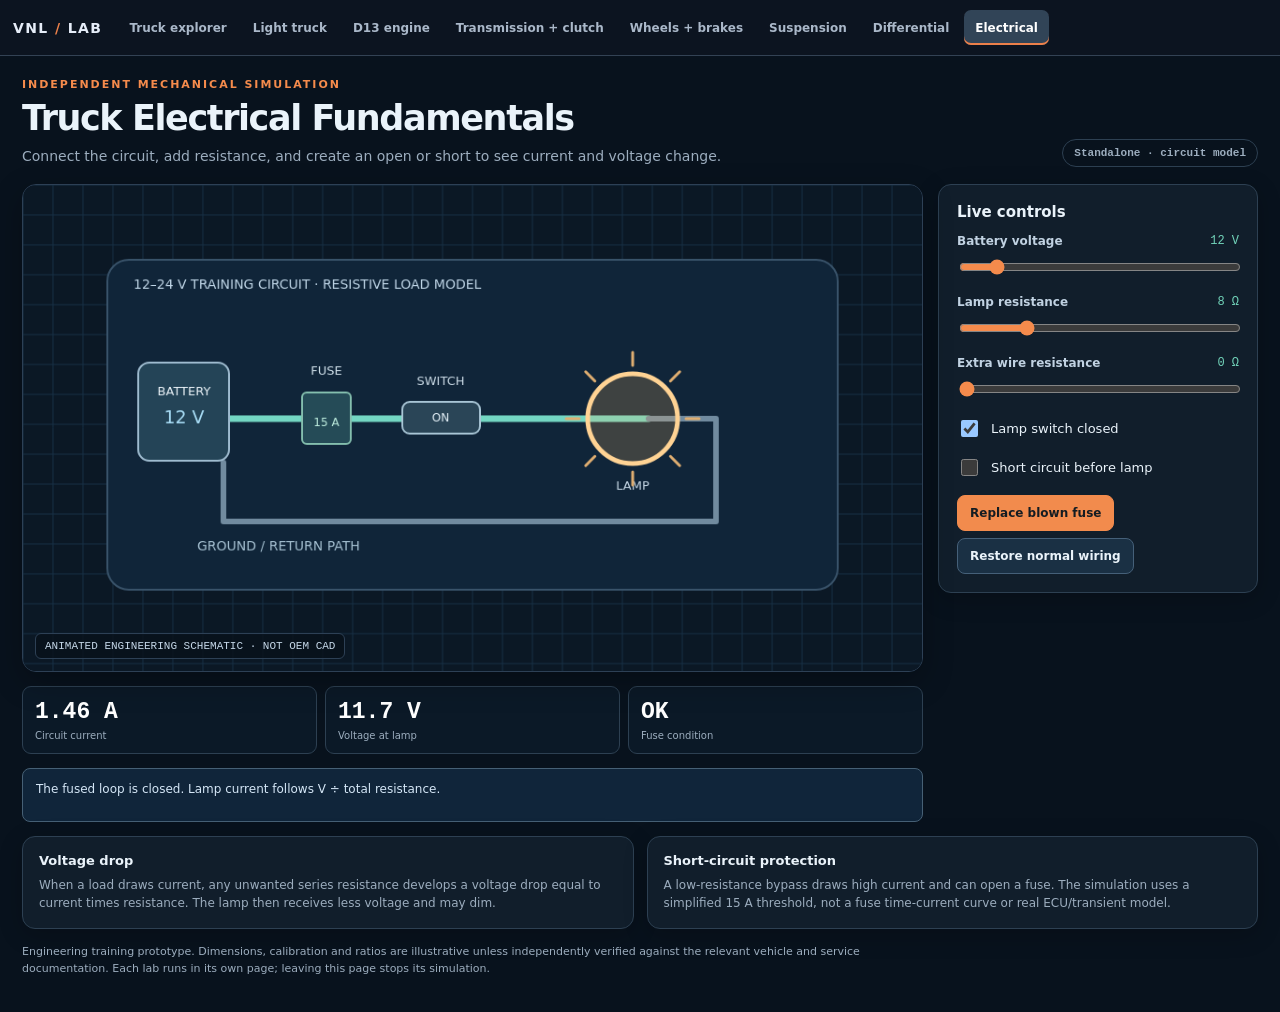
<file: electrical.html>
<!doctype html><html lang="en"><head><meta charset="utf-8"><meta name="viewport" content="width=device-width,initial-scale=1"><meta name="theme-color" content="#08121d"><title>Truck Electrical Fundamentals · VNL Lab</title><style>
:root{color-scheme:dark;--bg:#08121d;--panel:#111e2b;--line:#2d4052;--muted:#9cadbe;--ink:#eaf3fa;--orange:#f58b4c;--blue:#67b8e8;--green:#72d4ba}
*{box-sizing:border-box}html,body{margin:0;min-height:100%;font-family:system-ui,-apple-system,Segoe UI,Arial,sans-serif;background:var(--bg);color:var(--ink)}body{overflow:auto!important;padding-top:56px!important}
main{max-width:1440px;margin:0 auto;padding:22px 22px 35px}.eyebrow{color:var(--orange);font-size:11px;text-transform:uppercase;letter-spacing:.18em;font-weight:800}h1{font-size:clamp(24px,3vw,35px);letter-spacing:-.04em;line-height:1.1;margin:8px 0}p{font-size:14px;line-height:1.5;color:var(--muted);margin:0}.head{margin-bottom:17px;display:flex;justify-content:space-between;gap:15px;align-items:end}.tag{border:1px solid var(--line);border-radius:100px;color:var(--muted);font:600 11px ui-monospace,monospace;padding:7px 11px;white-space:nowrap}
.workspace{display:grid;grid-template-columns:minmax(0,1fr) 320px;gap:15px;align-items:start}.screen{position:relative;overflow:hidden;background:radial-gradient(ellipse at 50% 35%,#183146 0%,#0b1927 60%,#08111a 100%);border:1px solid #2d4055;border-radius:14px;min-height:390px;box-shadow:0 10px 30px #0004}.screen canvas{width:100%;height:auto;aspect-ratio:960/520;display:block;touch-action:pan-y}.screen-label{position:absolute;bottom:12px;left:12px;font:11px ui-monospace,monospace;color:#c6d8e9;background:#08111aca;border:1px solid #2d4055;border-radius:6px;padding:6px 9px}
.panel{border:1px solid var(--line);border-radius:13px;padding:18px;background:var(--panel);box-shadow:0 6px 24px #0003}.panel h2{font-size:15px;margin:0 0 13px}.panel .field{margin-bottom:16px}.field-head{display:flex;align-items:center;justify-content:space-between;gap:8px;margin-bottom:9px}.field-head label{font-size:12px;color:#c1d2e2;font-weight:600}.readout{font:12px ui-monospace,monospace;color:var(--green)}input[type=range]{width:100%;accent-color:var(--orange);cursor:pointer}select{background:#0b1a2a;border:1px solid #3b5168;color:#f5f7f9;padding:10px;border-radius:7px;width:100%;font:inherit;font-size:13px}button{background:#1a3044;border:1px solid #456079;border-radius:8px;color:#eaf3fa;font:700 12px system-ui;padding:10px 12px;cursor:pointer}button:active{background:#315371}button:focus-visible,a:focus-visible,input:focus-visible{outline:2px solid var(--orange);outline-offset:2px}.action{background:#f28b4d;color:#141c22;border-color:#f28b4d}.buttons{display:flex;flex-wrap:wrap;gap:7px}.metrics{display:grid;grid-template-columns:repeat(3,1fr);gap:8px;margin-top:14px}.metric{border:1px solid var(--line);border-radius:9px;background:#0b1927;padding:12px}.metric .val{font:700 clamp(17px,2vw,23px) ui-monospace,monospace;color:white}.metric .lab{color:var(--muted);font-size:10px;margin-top:5px}.status{border:1px solid #466075;background:#10253a;padding:11px 13px;border-radius:8px;color:#d5e7f7;font-size:12px;line-height:1.5;min-height:54px;margin-top:14px}.status.warning{border-color:#b76b45;background:#34221c;color:#ffd2b4}.explain{display:grid;grid-template-columns:1fr 1fr;gap:13px;margin-top:14px}.explain .panel{padding:16px}.explain h3{font-size:13px;margin:0 0 8px}.explain p{font-size:12px}.foot{font-size:11px;margin-top:15px;max-width:850px}
@media(max-width:900px){.workspace{grid-template-columns:1fr}.panel{padding:15px}.screen{min-height:230px}.screen canvas{height:auto}.explain{grid-template-columns:1fr}.metrics{grid-template-columns:repeat(3,1fr)}}
@media(max-width:680px){body{padding-top:52px!important}main{padding:15px 10px 30px}.head{align-items:start}.head .tag{display:none}.screen{min-height:0}.screen-label{font-size:9px}.metric .val{font-size:17px}}
</style><style id="vnl-nav-style">
#vnl-nav{position:fixed;top:0;left:0;right:0;height:56px;z-index:2000;display:flex;align-items:center;gap:16px;padding:0 13px;background:#0c1420;color:#e6edf8;border-bottom:1px solid #334254;font:600 12px system-ui,-apple-system,sans-serif;box-sizing:border-box}
#vnl-nav .logo-mark{white-space:nowrap;letter-spacing:.1em;font-size:14px;font-weight:900}#vnl-nav .logo-mark span{color:#ed804a}#vnl-nav .vnl-links{display:flex;align-items:center;overflow-x:auto;overflow-y:hidden;white-space:nowrap;gap:4px;scrollbar-width:thin;flex:1;min-width:0}
#vnl-nav a{display:inline-flex;color:#aab8c9;text-decoration:none;align-items:center;flex-shrink:0;min-height:35px;padding:0 11px;border-radius:7px;box-sizing:border-box}
#vnl-nav a:hover{background:#1c2b3b;color:white}#vnl-nav a.active{color:white;background:#314457;box-shadow:inset 0 -2px #ed804a}
body{padding-top:56px!important;box-sizing:border-box!important}body>.app,body>#app{height:calc(100vh - 56px)!important;max-height:calc(100vh - 56px)!important}html,body{overflow:hidden}
@media(max-width:680px){#vnl-nav{gap:8px;padding:0 7px;height:52px}#vnl-nav .logo-mark{font-size:11px}#vnl-nav a{font-size:11px;padding:0 8px}body{padding-top:52px!important}body>.app,body>#app{height:calc(100vh - 52px)!important;max-height:calc(100vh - 52px)!important}}
</style></head><body><nav id="vnl-nav" aria-label="Truck simulation labs"><span class="logo-mark">VNL<span> / </span>LAB</span><div class="vnl-links"><a href="index.html" class="" aria-current="false">Truck explorer</a><a href="truck-lite.html" class="" aria-current="false">Light truck</a><a href="d13.html" class="" aria-current="false">D13 engine</a><a href="transmission.html" class="" aria-current="false">Transmission + clutch</a><a href="wheels.html" class="" aria-current="false">Wheels + brakes</a><a href="suspension.html" class="" aria-current="false">Suspension</a><a href="axles.html" class="" aria-current="false">Differential</a><a href="electrical.html" class="active" aria-current="page">Electrical</a></div></nav><main><div class="head"><div><div class="eyebrow">Independent mechanical simulation</div><h1>Truck Electrical Fundamentals</h1><p>Connect the circuit, add resistance, and create an open or short to see current and voltage change.</p></div><span class="tag">Standalone · circuit model</span></div><div class="workspace"><div><div class="screen"><canvas id="sim" aria-label="Animated mechanism diagram"></canvas><div class="screen-label">ANIMATED ENGINEERING SCHEMATIC · NOT OEM CAD</div></div><div class="metrics"><div class="metric"><div class="val" id="m_i">—</div><div class="lab">Circuit current</div></div><div class="metric"><div class="val" id="m_v">—</div><div class="lab">Voltage at lamp</div></div><div class="metric"><div class="val" id="m_f">—</div><div class="lab">Fuse condition</div></div></div><div class="status" id="status" role="status">Ready. Adjust controls to test the mechanism.</div></div><aside class="panel"><h2>Live controls</h2><div class="field"><div class="field-head"><label for="battery">Battery voltage</label><output class="readout" id="v_battery">12 V</output></div><input type="range" id="battery" min="10" max="28" value="12" step="1" oninput="document.getElementById('v_battery').textContent=this.value+' V'"></div><div class="field"><div class="field-head"><label for="lamp">Lamp resistance</label><output class="readout" id="v_lamp">8 Ω</output></div><input type="range" id="lamp" min="3" max="25" value="8" step="1" oninput="document.getElementById('v_lamp').textContent=this.value+' Ω'"></div><div class="field"><div class="field-head"><label for="corrosion">Extra wire resistance</label><output class="readout" id="v_corrosion">0 Ω</output></div><input type="range" id="corrosion" min="0" max="12" value="0" step="1" oninput="document.getElementById('v_corrosion').textContent=this.value+' Ω'"></div><div class="field"><label style="display:flex;align-items:center;gap:10px;font-size:13px"><input id="switch" type="checkbox" checked style="width:17px;height:17px"> Lamp switch closed</label></div><div class="field"><label style="display:flex;align-items:center;gap:10px;font-size:13px"><input id="short" type="checkbox" style="width:17px;height:17px"> Short circuit before lamp</label></div><div class="buttons"><button class="action" id="resetFuse">Replace blown fuse</button><button id="healthy">Restore normal wiring</button></div></aside></div><div class="explain"><section class="panel"><h3>Voltage drop</h3><p>When a load draws current, any unwanted series resistance develops a voltage drop equal to current times resistance. The lamp then receives less voltage and may dim.</p></section><section class="panel"><h3>Short-circuit protection</h3><p>A low-resistance bypass draws high current and can open a fuse. The simulation uses a simplified 15 A threshold, not a fuse time-current curve or real ECU/transient model.</p></section></div><p class="foot">Engineering training prototype. Dimensions, calibration and ratios are illustrative unless independently verified against the relevant vehicle and service documentation. Each lab runs in its own page; leaving this page stops its simulation.</p></main><script>
const canvas=document.getElementById('sim'),ctx=canvas.getContext('2d');let time=0,last=performance.now();
function resize(){const d=Math.min(devicePixelRatio||1,2);canvas.width=Math.round(960*d);canvas.height=Math.round(520*d);ctx.setTransform(d,0,0,d,0,0)}resize();
function clean(){ctx.clearRect(0,0,960,520);ctx.fillStyle='#0b1825';ctx.fillRect(0,0,960,520);ctx.strokeStyle='#183047';ctx.lineWidth=1;for(let i=0;i<960;i+=32){ctx.beginPath();ctx.moveTo(i,0);ctx.lineTo(i,520);ctx.stroke()}for(let i=0;i<520;i+=32){ctx.beginPath();ctx.moveTo(0,i);ctx.lineTo(960,i);ctx.stroke()}}
function path(pts,color='#9eb4c7',width=4){ctx.strokeStyle=color;ctx.lineWidth=width;ctx.lineCap='round';ctx.lineJoin='round';ctx.beginPath();pts.forEach(([x,y],i)=>i?ctx.lineTo(x,y):ctx.moveTo(x,y));ctx.stroke()}
function circle(x,y,r,fill='#243d50',stroke='#91aabd',w=3){ctx.beginPath();ctx.arc(x,y,r,0,2*Math.PI);ctx.fillStyle=fill;ctx.fill();ctx.strokeStyle=stroke;ctx.lineWidth=w;ctx.stroke()}
function disk(x,y,r,inner=0,rot=0,t='#7b93a9'){ctx.save();ctx.translate(x,y);ctx.rotate(rot);circle(0,0,r,'#203446','#a2b6c6',4);ctx.strokeStyle=t;ctx.lineWidth=3;for(let i=0;i<12;i++){let a=i*Math.PI/6;ctx.beginPath();ctx.moveTo(Math.cos(a)*(r-15),Math.sin(a)*(r-15));ctx.lineTo(Math.cos(a)*(r-4),Math.sin(a)*(r-4));ctx.stroke()}circle(0,0,inner||Math.max(6,r*.18),'#0a1724','#9ab3c8',2);ctx.restore()}
function gear(x,y,r,angle=0,fill='#31495b',accent='#9cb2c5'){ctx.save();ctx.translate(x,y);ctx.rotate(angle);const teeth=Math.max(14,Math.round(r*.35));ctx.beginPath();for(let i=0;i<teeth*4;i++){const a=i*Math.PI*2/(teeth*4),rr=(i%4===1||i%4===2)?r:r-7;const px=Math.cos(a)*rr,py=Math.sin(a)*rr;i?ctx.lineTo(px,py):ctx.moveTo(px,py)}ctx.closePath();ctx.fillStyle=fill;ctx.fill();ctx.lineWidth=2;ctx.strokeStyle=accent;ctx.stroke();circle(0,0,r*.2,'#0a1724',accent,3);for(let k=0;k<6;k++){let a=k*Math.PI/3;path([[Math.cos(a)*r*.3,Math.sin(a)*r*.3],[Math.cos(a)*r*.7,Math.sin(a)*r*.7]],'#6f859a',3)}ctx.restore()}
function text(x,y,s,size=14,color='#bdcfe0',align='left'){ctx.fillStyle=color;ctx.font=`${size}px system-ui`;ctx.textAlign=align;ctx.fillText(String(s),x,y)}
function box(x,y,w,h,fill='#1b3347',stroke='#405e74',r=12){ctx.beginPath();ctx.roundRect(x,y,w,h,r);ctx.fillStyle=fill;ctx.fill();ctx.strokeStyle=stroke;ctx.lineWidth=2;ctx.stroke()}
function gauge(x,y,r,v,max=100){circle(x,y,r,'#13283a','#53718a',2);ctx.strokeStyle='#f18d51';ctx.lineWidth=5;ctx.beginPath();ctx.arc(x,y,r-12,Math.PI*.8,Math.PI*(.8+1.4*Math.max(0,Math.min(1,v/max))));ctx.stroke();text(x,y+5,Math.round(v),21,'#f3f6f9','center')}
function get(id){return document.getElementById(id)}function read(id){return +get(id).value}function write(id,v){get(id).textContent=v}function status(s,bad=false){const e=get('status');e.textContent=s;e.classList.toggle('warning',bad)}
function tick(now){const dt=Math.min(.05,(now-last)/1000);last=now;time+=dt;draw(dt);requestAnimationFrame(tick)}requestAnimationFrame(tick);


let blown=false;get('resetFuse').onclick=()=>{blown=false;status('New 15 A fuse installed. Observe whether the fault remains before closing the switch.')};get('healthy').onclick=()=>{get('short').checked=false;get('corrosion').value=0;get('v_corrosion').textContent='0 Ω';get('switch').checked=true;blown=false;status('Circuit restored to baseline; switch closed and fuse intact.')};
function draw(dt){let V=read('battery'),R=read('lamp'),rw=read('corrosion'),on=get('switch').checked,short=get('short').checked,I=0,drop=0,lum=0;
 if(on&&!blown){I=V/(short?.15:R+rw+.2);if(I>15){blown=true;I=0;status('Fuse opened because calculated current exceeded the example 15 A rating.',true)}else{drop=I*rw;lum=short?0:I*I*R;}}
 clean();box(90,80,780,353,'#102539','#39536a',23);text(118,111,'12–24 V TRAINING CIRCUIT · RESISTIVE LOAD MODEL',14,'#bfd5e6');
 // wires and components
 const c=on&&!blown?(short?'#e97760':'#73d6c2'):'#658399';path([[220,250],[320,250],[410,250],[516,250],[668,250]],c,7);path([[668,250],[740,250],[740,360],[214,360],[214,297]],'#718b9f',6);
 box(123,190,97,105,'#244457','#9fbcd0',12);text(172,225,'BATTERY',13,'#edf5fa','center');text(172,255,V+' V',19,'#a9def7','center');
 box(298,222,52,55,blown?'#633234':'#254b57',blown?'#ed8067':'#84bfae',5);text(324,203,'FUSE',13,'#d4e4ee','center');text(324,258,blown?'OPEN':'15 A',12,blown?'#ff9e85':'#c0efe0','center');
 box(405,232,83,34,'#2a4557','#a9c6d6',8);text(446,214,'SWITCH',13,'#ccdce7','center');text(446,253,on?'ON':'OFF',12,'#e7f3fa','center');
 let col=lum>0?`rgba(255,188,98,${Math.min(1,lum/90)})`:'#30475a';circle(651,250,48,col,lum>0?'#ffd394':'#718ca0',5);text(651,326,'LAMP',13,'#c6d8e6','center');if(lum>0){ctx.strokeStyle='#efb46b';ctx.lineWidth=3;for(let a=0;a<8;a++){let t=a*Math.PI/4;path([[651+57*Math.cos(t),250+57*Math.sin(t)],[651+71*Math.cos(t),250+71*Math.sin(t)]],'#dfae71',3)}}
 if(short){path([[532,251],[532,360]],'#df6d57',8);text(538,402,'SHORT TO RETURN',13,'#fa9b85','center')}
 text(186,391,'GROUND / RETURN PATH',14,'#a7c2d3');
 write('m_i',I.toFixed(2)+' A');write('m_v',(on&&!blown&&!short?Math.max(0,V-drop-I*.2):0).toFixed(1)+' V');write('m_f',blown?'OPEN':'OK');
 if(!blown&&!short&&on&&rw>3)status('Corroded wire adds series resistance: voltage at the lamp falls and its power decreases.');else if(!on)status('Switch open: no current flows through the lamp.');else if(!blown)status('The fused loop is closed. Lamp current follows V ÷ total resistance.');}
</script></body></html>
</file>
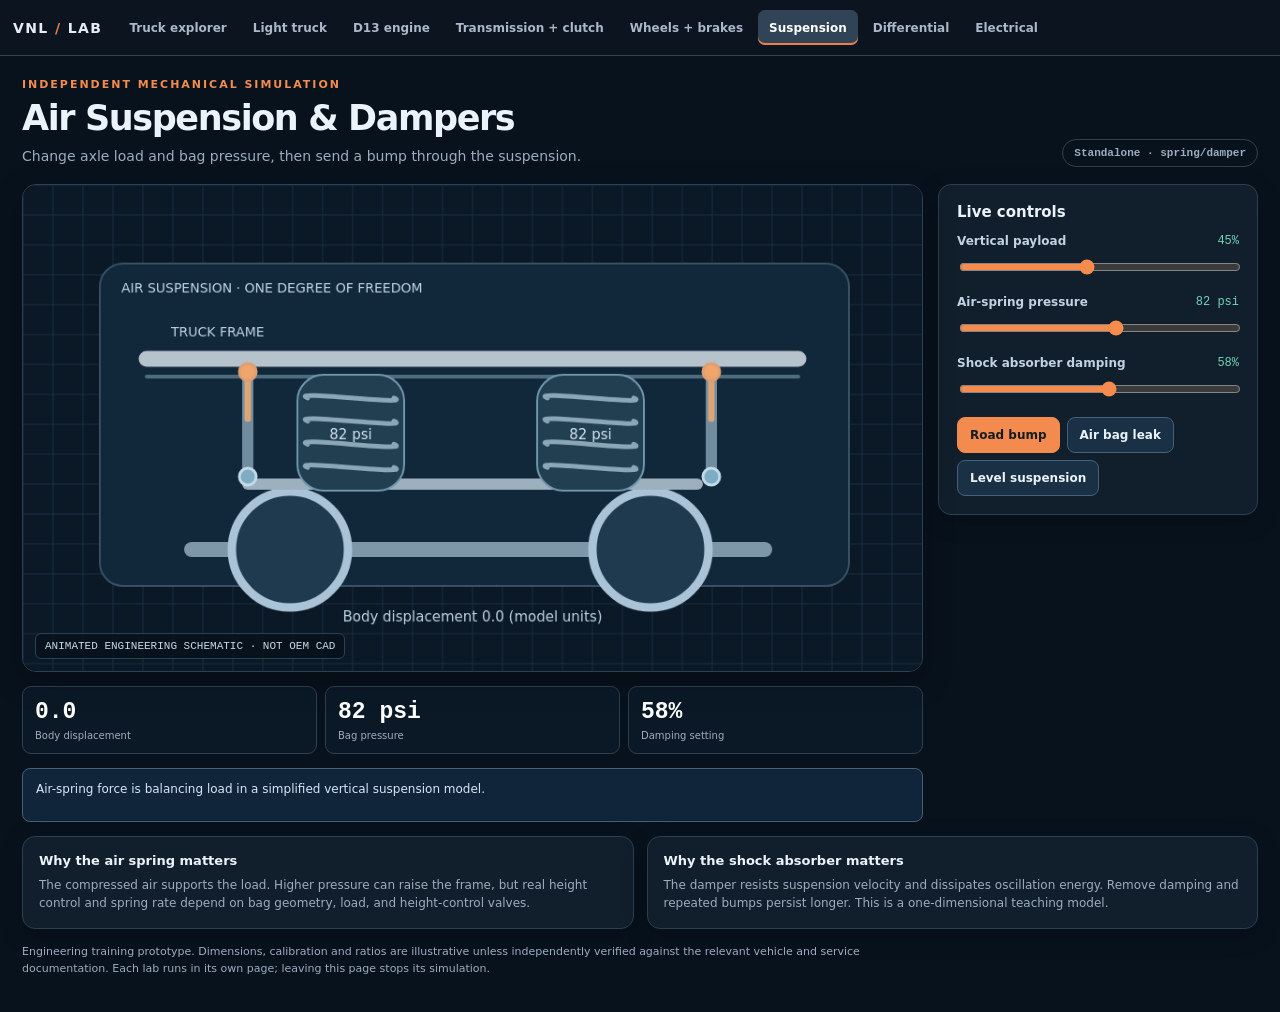
<file: suspension.html>
<!doctype html><html lang="en"><head><meta charset="utf-8"><meta name="viewport" content="width=device-width,initial-scale=1"><meta name="theme-color" content="#08121d"><title>Air Suspension &amp; Dampers · VNL Lab</title><style>
:root{color-scheme:dark;--bg:#08121d;--panel:#111e2b;--line:#2d4052;--muted:#9cadbe;--ink:#eaf3fa;--orange:#f58b4c;--blue:#67b8e8;--green:#72d4ba}
*{box-sizing:border-box}html,body{margin:0;min-height:100%;font-family:system-ui,-apple-system,Segoe UI,Arial,sans-serif;background:var(--bg);color:var(--ink)}body{overflow:auto!important;padding-top:56px!important}
main{max-width:1440px;margin:0 auto;padding:22px 22px 35px}.eyebrow{color:var(--orange);font-size:11px;text-transform:uppercase;letter-spacing:.18em;font-weight:800}h1{font-size:clamp(24px,3vw,35px);letter-spacing:-.04em;line-height:1.1;margin:8px 0}p{font-size:14px;line-height:1.5;color:var(--muted);margin:0}.head{margin-bottom:17px;display:flex;justify-content:space-between;gap:15px;align-items:end}.tag{border:1px solid var(--line);border-radius:100px;color:var(--muted);font:600 11px ui-monospace,monospace;padding:7px 11px;white-space:nowrap}
.workspace{display:grid;grid-template-columns:minmax(0,1fr) 320px;gap:15px;align-items:start}.screen{position:relative;overflow:hidden;background:radial-gradient(ellipse at 50% 35%,#183146 0%,#0b1927 60%,#08111a 100%);border:1px solid #2d4055;border-radius:14px;min-height:390px;box-shadow:0 10px 30px #0004}.screen canvas{width:100%;height:auto;aspect-ratio:960/520;display:block;touch-action:pan-y}.screen-label{position:absolute;bottom:12px;left:12px;font:11px ui-monospace,monospace;color:#c6d8e9;background:#08111aca;border:1px solid #2d4055;border-radius:6px;padding:6px 9px}
.panel{border:1px solid var(--line);border-radius:13px;padding:18px;background:var(--panel);box-shadow:0 6px 24px #0003}.panel h2{font-size:15px;margin:0 0 13px}.panel .field{margin-bottom:16px}.field-head{display:flex;align-items:center;justify-content:space-between;gap:8px;margin-bottom:9px}.field-head label{font-size:12px;color:#c1d2e2;font-weight:600}.readout{font:12px ui-monospace,monospace;color:var(--green)}input[type=range]{width:100%;accent-color:var(--orange);cursor:pointer}select{background:#0b1a2a;border:1px solid #3b5168;color:#f5f7f9;padding:10px;border-radius:7px;width:100%;font:inherit;font-size:13px}button{background:#1a3044;border:1px solid #456079;border-radius:8px;color:#eaf3fa;font:700 12px system-ui;padding:10px 12px;cursor:pointer}button:active{background:#315371}button:focus-visible,a:focus-visible,input:focus-visible{outline:2px solid var(--orange);outline-offset:2px}.action{background:#f28b4d;color:#141c22;border-color:#f28b4d}.buttons{display:flex;flex-wrap:wrap;gap:7px}.metrics{display:grid;grid-template-columns:repeat(3,1fr);gap:8px;margin-top:14px}.metric{border:1px solid var(--line);border-radius:9px;background:#0b1927;padding:12px}.metric .val{font:700 clamp(17px,2vw,23px) ui-monospace,monospace;color:white}.metric .lab{color:var(--muted);font-size:10px;margin-top:5px}.status{border:1px solid #466075;background:#10253a;padding:11px 13px;border-radius:8px;color:#d5e7f7;font-size:12px;line-height:1.5;min-height:54px;margin-top:14px}.status.warning{border-color:#b76b45;background:#34221c;color:#ffd2b4}.explain{display:grid;grid-template-columns:1fr 1fr;gap:13px;margin-top:14px}.explain .panel{padding:16px}.explain h3{font-size:13px;margin:0 0 8px}.explain p{font-size:12px}.foot{font-size:11px;margin-top:15px;max-width:850px}
@media(max-width:900px){.workspace{grid-template-columns:1fr}.panel{padding:15px}.screen{min-height:230px}.screen canvas{height:auto}.explain{grid-template-columns:1fr}.metrics{grid-template-columns:repeat(3,1fr)}}
@media(max-width:680px){body{padding-top:52px!important}main{padding:15px 10px 30px}.head{align-items:start}.head .tag{display:none}.screen{min-height:0}.screen-label{font-size:9px}.metric .val{font-size:17px}}
</style><style id="vnl-nav-style">
#vnl-nav{position:fixed;top:0;left:0;right:0;height:56px;z-index:2000;display:flex;align-items:center;gap:16px;padding:0 13px;background:#0c1420;color:#e6edf8;border-bottom:1px solid #334254;font:600 12px system-ui,-apple-system,sans-serif;box-sizing:border-box}
#vnl-nav .logo-mark{white-space:nowrap;letter-spacing:.1em;font-size:14px;font-weight:900}#vnl-nav .logo-mark span{color:#ed804a}#vnl-nav .vnl-links{display:flex;align-items:center;overflow-x:auto;overflow-y:hidden;white-space:nowrap;gap:4px;scrollbar-width:thin;flex:1;min-width:0}
#vnl-nav a{display:inline-flex;color:#aab8c9;text-decoration:none;align-items:center;flex-shrink:0;min-height:35px;padding:0 11px;border-radius:7px;box-sizing:border-box}
#vnl-nav a:hover{background:#1c2b3b;color:white}#vnl-nav a.active{color:white;background:#314457;box-shadow:inset 0 -2px #ed804a}
body{padding-top:56px!important;box-sizing:border-box!important}body>.app,body>#app{height:calc(100vh - 56px)!important;max-height:calc(100vh - 56px)!important}html,body{overflow:hidden}
@media(max-width:680px){#vnl-nav{gap:8px;padding:0 7px;height:52px}#vnl-nav .logo-mark{font-size:11px}#vnl-nav a{font-size:11px;padding:0 8px}body{padding-top:52px!important}body>.app,body>#app{height:calc(100vh - 52px)!important;max-height:calc(100vh - 52px)!important}}
</style></head><body><nav id="vnl-nav" aria-label="Truck simulation labs"><span class="logo-mark">VNL<span> / </span>LAB</span><div class="vnl-links"><a href="index.html" class="" aria-current="false">Truck explorer</a><a href="truck-lite.html" class="" aria-current="false">Light truck</a><a href="d13.html" class="" aria-current="false">D13 engine</a><a href="transmission.html" class="" aria-current="false">Transmission + clutch</a><a href="wheels.html" class="" aria-current="false">Wheels + brakes</a><a href="suspension.html" class="active" aria-current="page">Suspension</a><a href="axles.html" class="" aria-current="false">Differential</a><a href="electrical.html" class="" aria-current="false">Electrical</a></div></nav><main><div class="head"><div><div class="eyebrow">Independent mechanical simulation</div><h1>Air Suspension &amp; Dampers</h1><p>Change axle load and bag pressure, then send a bump through the suspension.</p></div><span class="tag">Standalone · spring/damper</span></div><div class="workspace"><div><div class="screen"><canvas id="sim" aria-label="Animated mechanism diagram"></canvas><div class="screen-label">ANIMATED ENGINEERING SCHEMATIC · NOT OEM CAD</div></div><div class="metrics"><div class="metric"><div class="val" id="m_ride">—</div><div class="lab">Body displacement</div></div><div class="metric"><div class="val" id="m_p">—</div><div class="lab">Bag pressure</div></div><div class="metric"><div class="val" id="m_damp">—</div><div class="lab">Damping setting</div></div></div><div class="status" id="status" role="status">Ready. Adjust controls to test the mechanism.</div></div><aside class="panel"><h2>Live controls</h2><div class="field"><div class="field-head"><label for="payload">Vertical payload</label><output class="readout" id="v_payload">45%</output></div><input type="range" id="payload" min="0" max="100" value="45" step="1" oninput="document.getElementById('v_payload').textContent=this.value+'%'"></div><div class="field"><div class="field-head"><label for="air">Air-spring pressure</label><output class="readout" id="v_air">82 psi</output></div><input type="range" id="air" min="40" max="115" value="82" step="1" oninput="document.getElementById('v_air').textContent=this.value+' psi'"></div><div class="field"><div class="field-head"><label for="damping">Shock absorber damping</label><output class="readout" id="v_damping">58%</output></div><input type="range" id="damping" min="10" max="100" value="58" step="1" oninput="document.getElementById('v_damping').textContent=this.value+'%'"></div><div class="buttons"><button class="action" id="bump">Road bump</button><button id="leak">Air bag leak</button><button id="levelling">Level suspension</button></div></aside></div><div class="explain"><section class="panel"><h3>Why the air spring matters</h3><p>The compressed air supports the load. Higher pressure can raise the frame, but real height control and spring rate depend on bag geometry, load, and height-control valves.</p></section><section class="panel"><h3>Why the shock absorber matters</h3><p>The damper resists suspension velocity and dissipates oscillation energy. Remove damping and repeated bumps persist longer. This is a one-dimensional teaching model.</p></section></div><p class="foot">Engineering training prototype. Dimensions, calibration and ratios are illustrative unless independently verified against the relevant vehicle and service documentation. Each lab runs in its own page; leaving this page stops its simulation.</p></main><script>
const canvas=document.getElementById('sim'),ctx=canvas.getContext('2d');let time=0,last=performance.now();
function resize(){const d=Math.min(devicePixelRatio||1,2);canvas.width=Math.round(960*d);canvas.height=Math.round(520*d);ctx.setTransform(d,0,0,d,0,0)}resize();
function clean(){ctx.clearRect(0,0,960,520);ctx.fillStyle='#0b1825';ctx.fillRect(0,0,960,520);ctx.strokeStyle='#183047';ctx.lineWidth=1;for(let i=0;i<960;i+=32){ctx.beginPath();ctx.moveTo(i,0);ctx.lineTo(i,520);ctx.stroke()}for(let i=0;i<520;i+=32){ctx.beginPath();ctx.moveTo(0,i);ctx.lineTo(960,i);ctx.stroke()}}
function path(pts,color='#9eb4c7',width=4){ctx.strokeStyle=color;ctx.lineWidth=width;ctx.lineCap='round';ctx.lineJoin='round';ctx.beginPath();pts.forEach(([x,y],i)=>i?ctx.lineTo(x,y):ctx.moveTo(x,y));ctx.stroke()}
function circle(x,y,r,fill='#243d50',stroke='#91aabd',w=3){ctx.beginPath();ctx.arc(x,y,r,0,2*Math.PI);ctx.fillStyle=fill;ctx.fill();ctx.strokeStyle=stroke;ctx.lineWidth=w;ctx.stroke()}
function disk(x,y,r,inner=0,rot=0,t='#7b93a9'){ctx.save();ctx.translate(x,y);ctx.rotate(rot);circle(0,0,r,'#203446','#a2b6c6',4);ctx.strokeStyle=t;ctx.lineWidth=3;for(let i=0;i<12;i++){let a=i*Math.PI/6;ctx.beginPath();ctx.moveTo(Math.cos(a)*(r-15),Math.sin(a)*(r-15));ctx.lineTo(Math.cos(a)*(r-4),Math.sin(a)*(r-4));ctx.stroke()}circle(0,0,inner||Math.max(6,r*.18),'#0a1724','#9ab3c8',2);ctx.restore()}
function gear(x,y,r,angle=0,fill='#31495b',accent='#9cb2c5'){ctx.save();ctx.translate(x,y);ctx.rotate(angle);const teeth=Math.max(14,Math.round(r*.35));ctx.beginPath();for(let i=0;i<teeth*4;i++){const a=i*Math.PI*2/(teeth*4),rr=(i%4===1||i%4===2)?r:r-7;const px=Math.cos(a)*rr,py=Math.sin(a)*rr;i?ctx.lineTo(px,py):ctx.moveTo(px,py)}ctx.closePath();ctx.fillStyle=fill;ctx.fill();ctx.lineWidth=2;ctx.strokeStyle=accent;ctx.stroke();circle(0,0,r*.2,'#0a1724',accent,3);for(let k=0;k<6;k++){let a=k*Math.PI/3;path([[Math.cos(a)*r*.3,Math.sin(a)*r*.3],[Math.cos(a)*r*.7,Math.sin(a)*r*.7]],'#6f859a',3)}ctx.restore()}
function text(x,y,s,size=14,color='#bdcfe0',align='left'){ctx.fillStyle=color;ctx.font=`${size}px system-ui`;ctx.textAlign=align;ctx.fillText(String(s),x,y)}
function box(x,y,w,h,fill='#1b3347',stroke='#405e74',r=12){ctx.beginPath();ctx.roundRect(x,y,w,h,r);ctx.fillStyle=fill;ctx.fill();ctx.strokeStyle=stroke;ctx.lineWidth=2;ctx.stroke()}
function gauge(x,y,r,v,max=100){circle(x,y,r,'#13283a','#53718a',2);ctx.strokeStyle='#f18d51';ctx.lineWidth=5;ctx.beginPath();ctx.arc(x,y,r-12,Math.PI*.8,Math.PI*(.8+1.4*Math.max(0,Math.min(1,v/max))));ctx.stroke();text(x,y+5,Math.round(v),21,'#f3f6f9','center')}
function get(id){return document.getElementById(id)}function read(id){return +get(id).value}function write(id,v){get(id).textContent=v}function status(s,bad=false){const e=get('status');e.textContent=s;e.classList.toggle('warning',bad)}
function tick(now){const dt=Math.min(.05,(now-last)/1000);last=now;time+=dt;draw(dt);requestAnimationFrame(tick)}requestAnimationFrame(tick);


let y=0,vy=0,bump=0,angle=0;get('bump').onclick=()=>{bump=55;status('Road bump introduced. Watch spring compression and damper response.')};get('leak').onclick=()=>{get('air').value=Math.max(40,read('air')-30);get('v_air').textContent=get('air').value+' psi';status('Air-spring leak: bag pressure reduced. Ride height will settle.',true)};get('levelling').onclick=()=>{get('air').value=Math.min(115,Math.max(40,70+read('payload')*.3));get('v_air').textContent=get('air').value+' psi';status('Height-control action simulated: adjusted air pressure toward target.')};
function draw(dt){let payload=read('payload'),psi=read('air'),damp=read('damping')/100;let equilibrium=(payload-45)*.8-(psi-82)*1.25;let ay=(equilibrium-y)*8-vy*(1.7+5*damp);vy+=ay*dt;y+=vy*dt;bump=Math.max(0,bump-dt*150);angle+=dt;
 clean();box(82,84,800,345,'#11273a','#385165',25);text(105,115,'AIR SUSPENSION · ONE DEGREE OF FREEDOM',14,'#c3d7e7');
 let top=186+y*.45+bump*.5,bottom=335+y*.85;path([[132,top],[828,top]],'#b6c3cc',17);path([[132,top+19],[828,top+19]],'#4f6c7e',4);text(158,top-24,'TRUCK FRAME',14,'#c0d5e3');
 path([[180,390],[792,390]],'#7d96a8',16);circle(285,390,62,'#1f3a4f','#abc3d7',9);circle(670,390,62,'#1f3a4f','#abc3d7',9);path([[240,320],[720,320]],'#9cb0be',12);
 for(let x of [350,606]){let bagH=Math.max(52,bottom-top-25),base=top+17;box(x-57,base,114,bagH,'#223e51','#7199ae',28);ctx.strokeStyle='#8ba6b6';ctx.lineWidth=5;for(let k=1;k<5;k++){let yy=base+k*bagH/5;ctx.beginPath();ctx.moveTo(x-46,yy);ctx.bezierCurveTo(x-70,yy-9,x+70,yy+9,x+46,yy);ctx.stroke()}text(x,base+bagH/2+7,`${psi} psi`,15,'#d3e6f1','center')}
 // dampers
 for(let x of [240,735]){path([[x,top+10],[x,310]],'#718b9f',12);path([[x,top+10],[x,250+y*.3]],'#dba577',7);circle(x,top+14,9,'#f0a66a','#dda075');circle(x,312,9,'#7dacc5','#c3dce9')}
 text(480,467,`Body displacement ${y.toFixed(1)} (model units)`,15,'#bfd3e2','center');
 write('m_ride',y.toFixed(1));write('m_p',psi+' psi');write('m_damp',read('damping')+'%');
 if(psi<55)status('Low air-spring pressure: modeled suspension ride height settles below baseline.',true);
 else if(Math.abs(y)>12)status('Suspension moving toward equilibrium. Shock damping slows the oscillation.');else status('Air-spring force is balancing load in a simplified vertical suspension model.');}
</script></body></html>
</file>
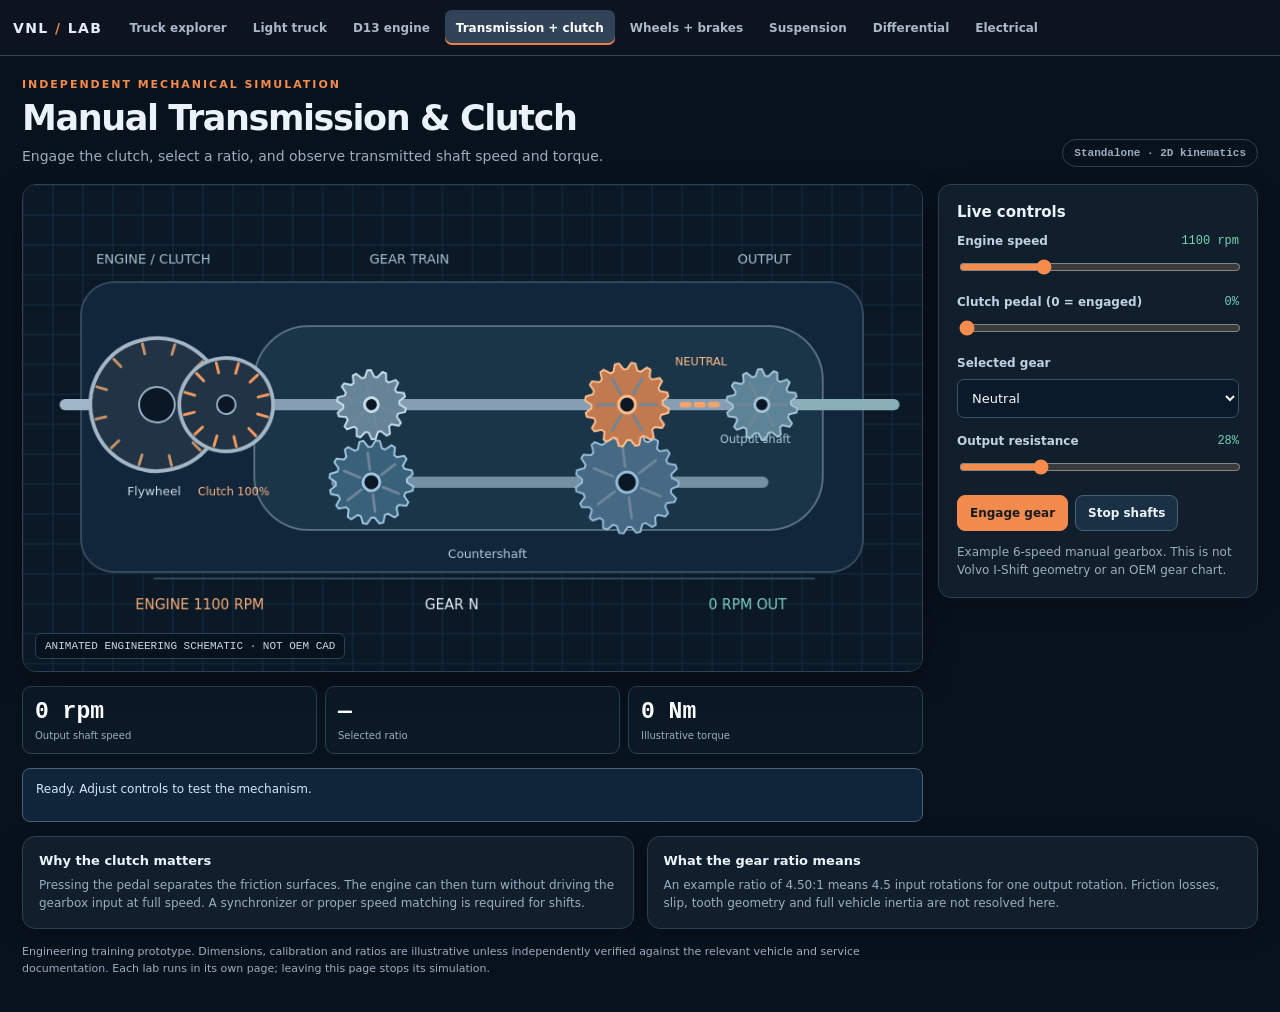
<file: transmission.html>
<!doctype html><html lang="en"><head><meta charset="utf-8"><meta name="viewport" content="width=device-width,initial-scale=1"><meta name="theme-color" content="#08121d"><title>Manual Transmission &amp; Clutch · VNL Lab</title><style>
:root{color-scheme:dark;--bg:#08121d;--panel:#111e2b;--line:#2d4052;--muted:#9cadbe;--ink:#eaf3fa;--orange:#f58b4c;--blue:#67b8e8;--green:#72d4ba}
*{box-sizing:border-box}html,body{margin:0;min-height:100%;font-family:system-ui,-apple-system,Segoe UI,Arial,sans-serif;background:var(--bg);color:var(--ink)}body{overflow:auto!important;padding-top:56px!important}
main{max-width:1440px;margin:0 auto;padding:22px 22px 35px}.eyebrow{color:var(--orange);font-size:11px;text-transform:uppercase;letter-spacing:.18em;font-weight:800}h1{font-size:clamp(24px,3vw,35px);letter-spacing:-.04em;line-height:1.1;margin:8px 0}p{font-size:14px;line-height:1.5;color:var(--muted);margin:0}.head{margin-bottom:17px;display:flex;justify-content:space-between;gap:15px;align-items:end}.tag{border:1px solid var(--line);border-radius:100px;color:var(--muted);font:600 11px ui-monospace,monospace;padding:7px 11px;white-space:nowrap}
.workspace{display:grid;grid-template-columns:minmax(0,1fr) 320px;gap:15px;align-items:start}.screen{position:relative;overflow:hidden;background:radial-gradient(ellipse at 50% 35%,#183146 0%,#0b1927 60%,#08111a 100%);border:1px solid #2d4055;border-radius:14px;min-height:390px;box-shadow:0 10px 30px #0004}.screen canvas{width:100%;height:auto;aspect-ratio:960/520;display:block;touch-action:pan-y}.screen-label{position:absolute;bottom:12px;left:12px;font:11px ui-monospace,monospace;color:#c6d8e9;background:#08111aca;border:1px solid #2d4055;border-radius:6px;padding:6px 9px}
.panel{border:1px solid var(--line);border-radius:13px;padding:18px;background:var(--panel);box-shadow:0 6px 24px #0003}.panel h2{font-size:15px;margin:0 0 13px}.panel .field{margin-bottom:16px}.field-head{display:flex;align-items:center;justify-content:space-between;gap:8px;margin-bottom:9px}.field-head label{font-size:12px;color:#c1d2e2;font-weight:600}.readout{font:12px ui-monospace,monospace;color:var(--green)}input[type=range]{width:100%;accent-color:var(--orange);cursor:pointer}select{background:#0b1a2a;border:1px solid #3b5168;color:#f5f7f9;padding:10px;border-radius:7px;width:100%;font:inherit;font-size:13px}button{background:#1a3044;border:1px solid #456079;border-radius:8px;color:#eaf3fa;font:700 12px system-ui;padding:10px 12px;cursor:pointer}button:active{background:#315371}button:focus-visible,a:focus-visible,input:focus-visible{outline:2px solid var(--orange);outline-offset:2px}.action{background:#f28b4d;color:#141c22;border-color:#f28b4d}.buttons{display:flex;flex-wrap:wrap;gap:7px}.metrics{display:grid;grid-template-columns:repeat(3,1fr);gap:8px;margin-top:14px}.metric{border:1px solid var(--line);border-radius:9px;background:#0b1927;padding:12px}.metric .val{font:700 clamp(17px,2vw,23px) ui-monospace,monospace;color:white}.metric .lab{color:var(--muted);font-size:10px;margin-top:5px}.status{border:1px solid #466075;background:#10253a;padding:11px 13px;border-radius:8px;color:#d5e7f7;font-size:12px;line-height:1.5;min-height:54px;margin-top:14px}.status.warning{border-color:#b76b45;background:#34221c;color:#ffd2b4}.explain{display:grid;grid-template-columns:1fr 1fr;gap:13px;margin-top:14px}.explain .panel{padding:16px}.explain h3{font-size:13px;margin:0 0 8px}.explain p{font-size:12px}.foot{font-size:11px;margin-top:15px;max-width:850px}
@media(max-width:900px){.workspace{grid-template-columns:1fr}.panel{padding:15px}.screen{min-height:230px}.screen canvas{height:auto}.explain{grid-template-columns:1fr}.metrics{grid-template-columns:repeat(3,1fr)}}
@media(max-width:680px){body{padding-top:52px!important}main{padding:15px 10px 30px}.head{align-items:start}.head .tag{display:none}.screen{min-height:0}.screen-label{font-size:9px}.metric .val{font-size:17px}}
</style><style id="vnl-nav-style">
#vnl-nav{position:fixed;top:0;left:0;right:0;height:56px;z-index:2000;display:flex;align-items:center;gap:16px;padding:0 13px;background:#0c1420;color:#e6edf8;border-bottom:1px solid #334254;font:600 12px system-ui,-apple-system,sans-serif;box-sizing:border-box}
#vnl-nav .logo-mark{white-space:nowrap;letter-spacing:.1em;font-size:14px;font-weight:900}#vnl-nav .logo-mark span{color:#ed804a}#vnl-nav .vnl-links{display:flex;align-items:center;overflow-x:auto;overflow-y:hidden;white-space:nowrap;gap:4px;scrollbar-width:thin;flex:1;min-width:0}
#vnl-nav a{display:inline-flex;color:#aab8c9;text-decoration:none;align-items:center;flex-shrink:0;min-height:35px;padding:0 11px;border-radius:7px;box-sizing:border-box}
#vnl-nav a:hover{background:#1c2b3b;color:white}#vnl-nav a.active{color:white;background:#314457;box-shadow:inset 0 -2px #ed804a}
body{padding-top:56px!important;box-sizing:border-box!important}body>.app,body>#app{height:calc(100vh - 56px)!important;max-height:calc(100vh - 56px)!important}html,body{overflow:hidden}
@media(max-width:680px){#vnl-nav{gap:8px;padding:0 7px;height:52px}#vnl-nav .logo-mark{font-size:11px}#vnl-nav a{font-size:11px;padding:0 8px}body{padding-top:52px!important}body>.app,body>#app{height:calc(100vh - 52px)!important;max-height:calc(100vh - 52px)!important}}
</style></head><body><nav id="vnl-nav" aria-label="Truck simulation labs"><span class="logo-mark">VNL<span> / </span>LAB</span><div class="vnl-links"><a href="index.html" class="" aria-current="false">Truck explorer</a><a href="truck-lite.html" class="" aria-current="false">Light truck</a><a href="d13.html" class="" aria-current="false">D13 engine</a><a href="transmission.html" class="active" aria-current="page">Transmission + clutch</a><a href="wheels.html" class="" aria-current="false">Wheels + brakes</a><a href="suspension.html" class="" aria-current="false">Suspension</a><a href="axles.html" class="" aria-current="false">Differential</a><a href="electrical.html" class="" aria-current="false">Electrical</a></div></nav><main><div class="head"><div><div class="eyebrow">Independent mechanical simulation</div><h1>Manual Transmission &amp; Clutch</h1><p>Engage the clutch, select a ratio, and observe transmitted shaft speed and torque.</p></div><span class="tag">Standalone · 2D kinematics</span></div><div class="workspace"><div><div class="screen"><canvas id="sim" aria-label="Animated mechanism diagram"></canvas><div class="screen-label">ANIMATED ENGINEERING SCHEMATIC · NOT OEM CAD</div></div><div class="metrics"><div class="metric"><div class="val" id="m_speed">—</div><div class="lab">Output shaft speed</div></div><div class="metric"><div class="val" id="m_ratio">—</div><div class="lab">Selected ratio</div></div><div class="metric"><div class="val" id="m_torque">—</div><div class="lab">Illustrative torque</div></div></div><div class="status" id="status" role="status">Ready. Adjust controls to test the mechanism.</div></div><aside class="panel"><h2>Live controls</h2><div class="field"><div class="field-head"><label for="rpm">Engine speed</label><output class="readout" id="v_rpm">1100 rpm</output></div><input type="range" id="rpm" min="650" max="2200" value="1100" step="1" oninput="document.getElementById('v_rpm').textContent=this.value+' rpm'"></div><div class="field"><div class="field-head"><label for="pedal">Clutch pedal (0 = engaged)</label><output class="readout" id="v_pedal">0%</output></div><input type="range" id="pedal" min="0" max="100" value="0" step="1" oninput="document.getElementById('v_pedal').textContent=this.value+'%'"></div><div class="field"><div class="field-head"><label for="gear">Selected gear</label></div><select id="gear"><option value="N">Neutral</option><option value="1">1st · 7.20:1</option><option value="2">2nd · 4.50:1</option><option value="3">3rd · 2.90:1</option><option value="4">4th · 1.70:1</option><option value="5">5th · 1.00:1</option><option value="6">6th · 0.78:1</option><option value="R">Reverse · 6.20:1</option></select></div><div class="field"><div class="field-head"><label for="load">Output resistance</label><output class="readout" id="v_load">28%</output></div><input type="range" id="load" min="0" max="100" value="28" step="1" oninput="document.getElementById('v_load').textContent=this.value+'%'"></div><div class="buttons"><button class="action" id="tryshift">Engage gear</button><button id="stoptrans">Stop shafts</button></div><p style="margin-top:12px;font-size:12px">Example 6-speed manual gearbox. This is not Volvo I-Shift geometry or an OEM gear chart.</p></aside></div><div class="explain"><section class="panel"><h3>Why the clutch matters</h3><p>Pressing the pedal separates the friction surfaces. The engine can then turn without driving the gearbox input at full speed. A synchronizer or proper speed matching is required for shifts.</p></section><section class="panel"><h3>What the gear ratio means</h3><p>An example ratio of 4.50:1 means 4.5 input rotations for one output rotation. Friction losses, slip, tooth geometry and full vehicle inertia are not resolved here.</p></section></div><p class="foot">Engineering training prototype. Dimensions, calibration and ratios are illustrative unless independently verified against the relevant vehicle and service documentation. Each lab runs in its own page; leaving this page stops its simulation.</p></main><script>
const canvas=document.getElementById('sim'),ctx=canvas.getContext('2d');let time=0,last=performance.now();
function resize(){const d=Math.min(devicePixelRatio||1,2);canvas.width=Math.round(960*d);canvas.height=Math.round(520*d);ctx.setTransform(d,0,0,d,0,0)}resize();
function clean(){ctx.clearRect(0,0,960,520);ctx.fillStyle='#0b1825';ctx.fillRect(0,0,960,520);ctx.strokeStyle='#183047';ctx.lineWidth=1;for(let i=0;i<960;i+=32){ctx.beginPath();ctx.moveTo(i,0);ctx.lineTo(i,520);ctx.stroke()}for(let i=0;i<520;i+=32){ctx.beginPath();ctx.moveTo(0,i);ctx.lineTo(960,i);ctx.stroke()}}
function path(pts,color='#9eb4c7',width=4){ctx.strokeStyle=color;ctx.lineWidth=width;ctx.lineCap='round';ctx.lineJoin='round';ctx.beginPath();pts.forEach(([x,y],i)=>i?ctx.lineTo(x,y):ctx.moveTo(x,y));ctx.stroke()}
function circle(x,y,r,fill='#243d50',stroke='#91aabd',w=3){ctx.beginPath();ctx.arc(x,y,r,0,2*Math.PI);ctx.fillStyle=fill;ctx.fill();ctx.strokeStyle=stroke;ctx.lineWidth=w;ctx.stroke()}
function disk(x,y,r,inner=0,rot=0,t='#7b93a9'){ctx.save();ctx.translate(x,y);ctx.rotate(rot);circle(0,0,r,'#203446','#a2b6c6',4);ctx.strokeStyle=t;ctx.lineWidth=3;for(let i=0;i<12;i++){let a=i*Math.PI/6;ctx.beginPath();ctx.moveTo(Math.cos(a)*(r-15),Math.sin(a)*(r-15));ctx.lineTo(Math.cos(a)*(r-4),Math.sin(a)*(r-4));ctx.stroke()}circle(0,0,inner||Math.max(6,r*.18),'#0a1724','#9ab3c8',2);ctx.restore()}
function gear(x,y,r,angle=0,fill='#31495b',accent='#9cb2c5'){ctx.save();ctx.translate(x,y);ctx.rotate(angle);const teeth=Math.max(14,Math.round(r*.35));ctx.beginPath();for(let i=0;i<teeth*4;i++){const a=i*Math.PI*2/(teeth*4),rr=(i%4===1||i%4===2)?r:r-7;const px=Math.cos(a)*rr,py=Math.sin(a)*rr;i?ctx.lineTo(px,py):ctx.moveTo(px,py)}ctx.closePath();ctx.fillStyle=fill;ctx.fill();ctx.lineWidth=2;ctx.strokeStyle=accent;ctx.stroke();circle(0,0,r*.2,'#0a1724',accent,3);for(let k=0;k<6;k++){let a=k*Math.PI/3;path([[Math.cos(a)*r*.3,Math.sin(a)*r*.3],[Math.cos(a)*r*.7,Math.sin(a)*r*.7]],'#6f859a',3)}ctx.restore()}
function text(x,y,s,size=14,color='#bdcfe0',align='left'){ctx.fillStyle=color;ctx.font=`${size}px system-ui`;ctx.textAlign=align;ctx.fillText(String(s),x,y)}
function box(x,y,w,h,fill='#1b3347',stroke='#405e74',r=12){ctx.beginPath();ctx.roundRect(x,y,w,h,r);ctx.fillStyle=fill;ctx.fill();ctx.strokeStyle=stroke;ctx.lineWidth=2;ctx.stroke()}
function gauge(x,y,r,v,max=100){circle(x,y,r,'#13283a','#53718a',2);ctx.strokeStyle='#f18d51';ctx.lineWidth=5;ctx.beginPath();ctx.arc(x,y,r-12,Math.PI*.8,Math.PI*(.8+1.4*Math.max(0,Math.min(1,v/max))));ctx.stroke();text(x,y+5,Math.round(v),21,'#f3f6f9','center')}
function get(id){return document.getElementById(id)}function read(id){return +get(id).value}function write(id,v){get(id).textContent=v}function status(s,bad=false){const e=get('status');e.textContent=s;e.classList.toggle('warning',bad)}
function tick(now){const dt=Math.min(.05,(now-last)/1000);last=now;time+=dt;draw(dt);requestAnimationFrame(tick)}requestAnimationFrame(tick);


const ratios={N:0,1:7.2,2:4.5,3:2.9,4:1.7,5:1,6:.78,R:-6.2};let engaged='N',shaft=0,engineAngle=0,inputAngle=0,outputAngle=0,driveAngle=0;let stalled=false;
get('tryshift').onclick=()=>{let next=get('gear').value,clutch=1-read('pedal')/100;if(next!==engaged && next!=='N'&&clutch>.18 &&Math.abs(read('rpm')*clutch)>150){status('Gear clash risk: depress the clutch and match input/output shaft speed before engagement.',true);return}engaged=next;stalled=false;status(next==='N'?'Neutral selected. Input shaft can spin without driving the output.':`${next} gear engaged. Ratio ${ratios[next]}:1. Adjust clutch pedal to transmit torque.`)};
get('stoptrans').onclick=()=>{shaft=0;engaged='N';get('gear').value='N';stalled=false;status('Gearbox placed in neutral; output shaft coasting to rest.')};
function draw(dt){let rpm=read('rpm'),p=read('pedal'),load=read('load'),clutch=Math.pow(1-p/100,1.9),target=(engaged==='N'?0:rpm/ratios[engaged])*clutch*(1-load*.0015);shaft+=(target-shaft)*Math.min(1,dt*(engaged==='N'?1.8:2.5));let transfer=clutch*(engaged==='N'?0:1),torque=transfer*(1600-7*load);if(engaged==='N')torque=0;
 engineAngle+=rpm*dt*Math.PI/30;inputAngle+=rpm*(clutch*.85+.15)*dt*Math.PI/30;outputAngle+=shaft*dt*Math.PI/30;driveAngle+=shaft*dt*Math.PI/30;
 clean();box(62,104,835,310,'#11263a','#344b60',35);box(247,151,607,218,'#1a3448','#5a7182',58);
 text(78,84,'ENGINE / CLUTCH',14,'#a8c0d1');text(370,84,'GEAR TRAIN',14,'#a8c0d1');text(763,84,'OUTPUT',14,'#a8c0d1');
 path([[45,235],[270,235]],'#9fb6c9',12);path([[270,235],[827,235]],'#869eb3',12);path([[827,235],[930,235]],'#8aafb8',12);
 disk(143,235,71,19,engineAngle,'#c69268');disk(217+(p/100)*12,235,50,10,inputAngle,'#f59a60');
 path([[335,318],[790,318]],'#758fa3',12);
 gear(372,235,37,inputAngle,'#668497','#c9dfec');gear(372,318,45,-inputAngle*.83,'#3a617a','#a0c8e3');gear(645,318,55,-inputAngle*.83,'#466984','#96bcd8');gear(645,235,45,outputAngle,'#c17a4f','#ffc190');gear(789,235,38,outputAngle,'#5c8496','#a7c3d8');
 if(engaged==='N'){ctx.strokeStyle='#f4a36b';ctx.setLineDash([7,8]);path([[704,235],[745,235]],'#f4a36b',6);ctx.setLineDash([]);text(724,193,'NEUTRAL',12,'#ffbf8a','center')}
 else{text(715,193,`GEAR ${engaged}`,13,'#f8b785','center')}
 text(140,332,'Flywheel',13,'#cbdce9','center');text(225,332,`Clutch ${Math.round(clutch*100)}%`,12,'#ffb785','center');text(496,399,'Countershaft',13,'#b3cddd','center');text(782,276,'Output shaft',12,'#afcbd9','center');
 path([[140,421],[845,421]],'#2e4d63',2);text(120,454,`ENGINE ${rpm} RPM`,15,'#f2ab78');text(429,454,`GEAR ${engaged}`,15,'#e8f0f7');text(732,454,`${Math.round(shaft)} RPM OUT`,15,'#7ccfbf');
 write('m_speed',Math.round(shaft)+' rpm');write('m_ratio',engaged==='N'?'—':Math.abs(ratios[engaged]).toFixed(2)+':1');write('m_torque',Math.round(torque)+' Nm');}
</script></body></html>
</file>
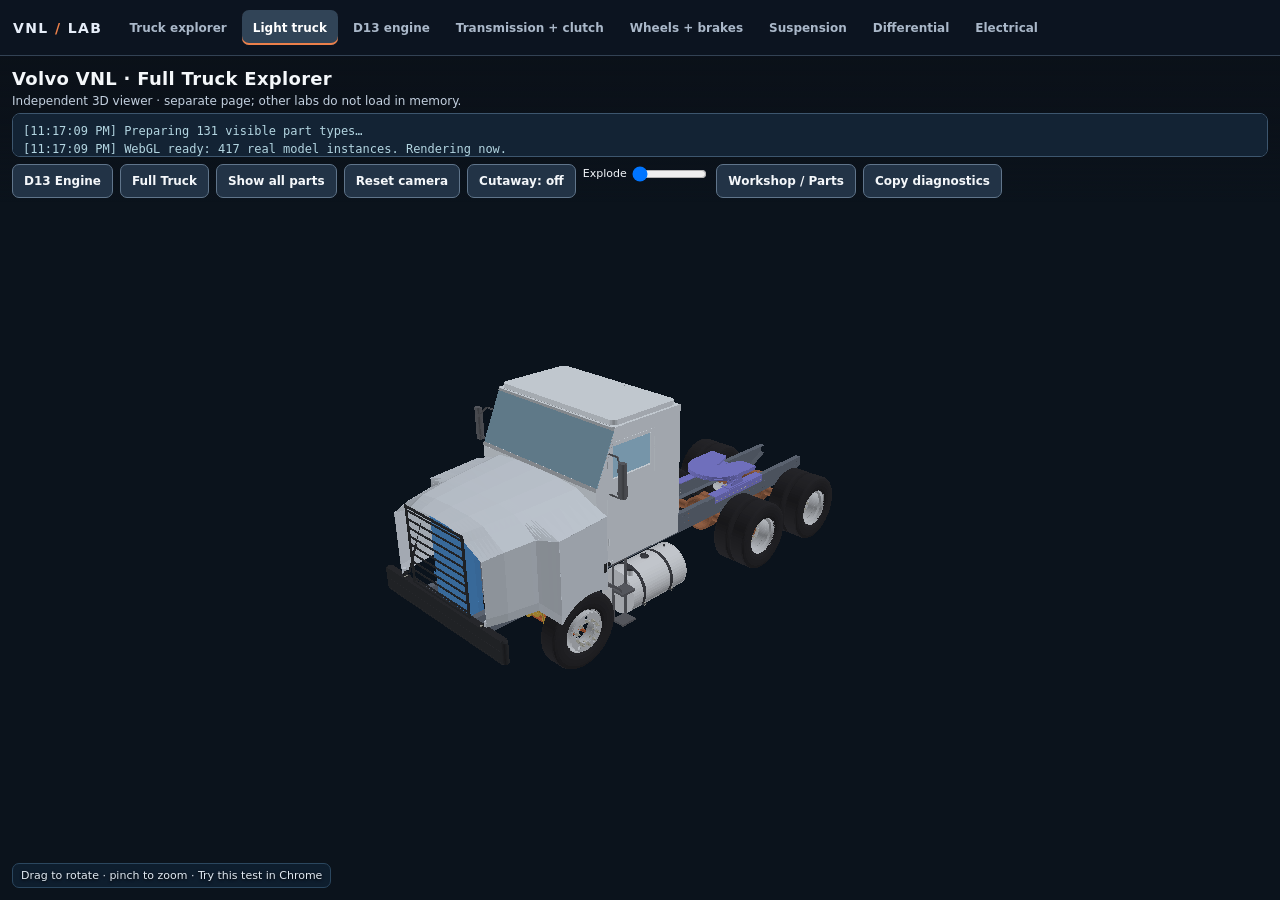
<file: truck-lite.html>
<!doctype html><html lang="en"><head><meta charset="utf-8"><meta name="viewport" content="width=device-width,initial-scale=1,viewport-fit=cover"><meta name="theme-color" content="#0b1119"><title>Volvo VNL | Stable WebGL Workshop</title><style>
*{box-sizing:border-box}html,body{height:100%;margin:0;font-family:system-ui,-apple-system,Arial;color:#f4f7fa;background:#0b1119}#app{height:100%;position:relative;overflow:hidden}canvas{position:absolute;inset:0;width:100%;height:100%;touch-action:none}#top{position:absolute;z-index:3;top:0;left:0;right:0;padding:12px max(12px,env(safe-area-inset-right));background:linear-gradient(#0b1119f5,#0b1119b8,transparent);pointer-events:none}#top>*{pointer-events:auto}h1{margin:0;font-size:18px;letter-spacing:.3px}p{margin:5px 0;color:#c3d0df;font-size:12px}#status{font:12px/1.5 ui-monospace,SFMono-Regular,monospace;padding:8px 10px;white-space:pre-wrap;word-break:break-word;background:#152638;border:1px solid #45607a;border-radius:8px;color:#cbf1fd;max-height:44px;overflow:auto}#controls{display:flex;flex-wrap:wrap;gap:7px;margin-top:7px}button{padding:9px 11px;border:1px solid #60758b;background:#223346;color:#f4f7fa;border-radius:7px;font:bold 12px system-ui}button:active{background:#e36d3b}#bottom{position:absolute;z-index:2;bottom:max(12px,env(safe-area-inset-bottom));left:12px;right:12px;color:#e0e9f2;font-size:12px;text-shadow:0 1px 3px black;pointer-events:none}#bottom div{display:inline-block;background:#112236bc;border:1px solid #2b475f;border-radius:7px;padding:5px 8px}#fatal{position:absolute;z-index:5;top:37%;left:12px;right:12px;padding:18px;border-radius:12px;background:#6b1c26;color:#fff;font-size:14px;line-height:1.6;display:none}
#sidepanel{position:absolute;z-index:4;right:10px;bottom:45px;width:min(352px,calc(100vw - 20px));max-height:42vh;overflow:auto;border:1px solid #526781;background:#122335f3;color:#edf3fa;border-radius:12px;padding:12px;box-shadow:0 9px 40px #0007}#sidepanel[hidden],#faultbox[hidden]{display:none!important}#sidepanel h2{font-size:16px;margin:0 0 5px}#sidepanel p{font-size:12px;line-height:1.4}#sidepanel button,#sidepanel select{margin:2px 3px 2px 0}#sidepanel button{font-size:12px}#sidepanel input[type=range]{width:120px;vertical-align:middle}#summary{font:12px/1.55 ui-monospace,monospace;padding:8px;border:1px solid #415a74;background:#0b1928;border-radius:6px;margin:6px 0}#partsearch{padding:8px;width:100%;background:#e9f2fa;border:0;border-radius:6px}#partresults{max-height:120px;overflow:auto;margin:7px 0}#partresults button{display:block;width:100%;text-align:left}#angle{width:140px}.tag{display:inline-block;background:#314861;border:1px solid #506887;border-radius:4px;padding:2px 6px;margin:3px 2px;font-size:11px}#top{padding-bottom:4px}#status{opacity:.88}#top small{font:11px ui-monospace,monospace}#fatal{white-space:pre-wrap}#bottom{right:auto}#bottom div{font-size:11px}#toolsrow{display:flex;flex-wrap:wrap;gap:5px;margin:6px 0}@media(max-width:760px){#sidepanel{max-height:35vh;bottom:40px}#top h1{font-size:16px}#top p{display:none}#top button{padding:7px 8px;font-size:11px}#status{max-height:30px;font-size:10px;padding:4px}}
</style><style id="vnl-nav-style">
#vnl-nav{position:fixed;top:0;left:0;right:0;height:56px;z-index:2000;display:flex;align-items:center;gap:16px;padding:0 13px;background:#0c1420;color:#e6edf8;border-bottom:1px solid #334254;font:600 12px system-ui,-apple-system,sans-serif;box-sizing:border-box}
#vnl-nav .logo-mark{white-space:nowrap;letter-spacing:.1em;font-size:14px;font-weight:900}#vnl-nav .logo-mark span{color:#ed804a}#vnl-nav .vnl-links{display:flex;align-items:center;overflow-x:auto;overflow-y:hidden;white-space:nowrap;gap:4px;scrollbar-width:thin;flex:1;min-width:0}
#vnl-nav a{display:inline-flex;color:#aab8c9;text-decoration:none;align-items:center;flex-shrink:0;min-height:35px;padding:0 11px;border-radius:7px;box-sizing:border-box}
#vnl-nav a:hover{background:#1c2b3b;color:white}#vnl-nav a.active{color:white;background:#314457;box-shadow:inset 0 -2px #ed804a}
body{padding-top:56px!important;box-sizing:border-box!important}body>.app,body>#app{height:calc(100vh - 56px)!important;max-height:calc(100vh - 56px)!important}html,body{overflow:hidden}
@media(max-width:680px){#vnl-nav{gap:8px;padding:0 7px;height:52px}#vnl-nav .logo-mark{font-size:11px}#vnl-nav a{font-size:11px;padding:0 8px}body{padding-top:52px!important}body>.app,body>#app{height:calc(100vh - 52px)!important;max-height:calc(100vh - 52px)!important}}
</style></head><body><nav id="vnl-nav" aria-label="Truck simulation labs"><span class="logo-mark">VNL<span> / </span>LAB</span><div class="vnl-links"><a href="index.html" class="" aria-current="false">Truck explorer</a><a href="truck-lite.html" class="active" aria-current="page">Light truck</a><a href="d13.html" class="" aria-current="false">D13 engine</a><a href="transmission.html" class="" aria-current="false">Transmission + clutch</a><a href="wheels.html" class="" aria-current="false">Wheels + brakes</a><a href="suspension.html" class="" aria-current="false">Suspension</a><a href="axles.html" class="" aria-current="false">Differential</a><a href="electrical.html" class="" aria-current="false">Electrical</a></div></nav><div id="app"><canvas id="view"></canvas><div id="top"><h1 id="pageTitle">Volvo VNL · Full Truck Explorer</h1><p>Independent 3D viewer · separate page; other labs do not load in memory.</p><div id="status" role="status">Page HTML loaded. Starting WebGL check…</div><div id="controls"><button id="engine">D13 Engine</button><button id="truck">Full Truck</button><button id="more">Show all parts</button><button id="reset">Reset camera</button><button id="cutaway">Cutaway: off</button><label style="font-size:11px">Explode <input id="explode" type="range" min="0" max="100" value="0" style="width:75px;vertical-align:middle"></label><button id="panel">Workshop / Parts</button><button id="copy">Copy diagnostics</button></div></div><div id="fatal"></div><section id="sidepanel" hidden><h2 id="panelTitle">D13 Workshop</h2><div id="summary">Loading part data…</div><div id="toolsrow"><button id="teardown">Disassemble</button><button id="rebuild">Reassemble</button><button id="doAction">Next operation</button><button id="runEngine">Start test</button></div><div id="benchstep"></div><label>Crank angle <input id="angle" type="range" min="0" max="720" step="2" value="0"></label><span id="anglevalue" class="tag">0°</span><div id="enginegauges"></div><div><label>Throttle <input id="throttle" type="range" min="0" max="100" value="22"></label><span id="throttleVal">22%</span></div><div><label>Load <input id="load" type="range" min="0" max="100" value="15"></label><span id="loadVal">15%</span></div><h2>Find / select a part</h2><input id="partsearch" placeholder="Search ID or name" autocomplete="off"><div id="partresults"></div><div id="chosen"></div><div id="faultbox" hidden></div></section><div id="bottom"><div>Drag to rotate · pinch to zoom · Try this test in Chrome</div></div></div><script src="d13-physics.js"></script>
<script>
(()=>{'use strict';
 const el=document.getElementById('status'), fatal=document.getElementById('fatal'),canvas=document.getElementById('view');
 const records=[];let gl=null, program=null,pickProgram=null, meshData=[],parts=[],allFiles=[],gpus=new Map(),shown=[],ctr=[0,0,0],range=1400,angle=-.8,pitch=.4,zoom=1,ready=false,frames=0,last=0,mode='truck',showMore=false,drawCalls=0; let viewport={width:0,height:0};let cutaway=false,selectedPart=null,selectedK=0,angle720=0,phase='remove',stageProgress={},physics=null,lastT=0,activeEngine=false,modeLoaded=false;let frameRecords=[];const byId=new Map();
 const note=(s)=>{const item='['+new Date().toLocaleTimeString()+'] '+s;records.push(item);el.textContent=records.slice(-3).join('\n');console.log(item)};
 const failed=(s)=>{note('ERROR: '+s);fatal.style.display='block';fatal.textContent='ERROR: '+s+'\nSend a screenshot of this message.'};
 window.addEventListener('error',(e)=>failed('JavaScript: '+(e.message||'unknown')));
 window.addEventListener('unhandledrejection',e=>failed('Async: '+String(e.reason?.message||e.reason)));
 const comp=(type,src)=>{const sh=gl.createShader(type);gl.shaderSource(sh,src);gl.compileShader(sh);if(!gl.getShaderParameter(sh,gl.COMPILE_STATUS))throw Error('Shader compile: '+gl.getShaderInfoLog(sh));return sh};
 const vertex=`#version 300 es
 in vec3 a_xyz;uniform mat4 u_mvp;uniform mat4 u_model;uniform float u_scale;out vec3 v_world;
 void main(){vec4 p=vec4(a_xyz*u_scale,1.0);v_world=(u_model*p).xyz;gl_Position=u_mvp*p;}`;
 const fragment=`#version 300 es
 precision highp float;in vec3 v_world;uniform vec3 u_color;out vec4 outColor;
 void main(){vec3 a=dFdx(v_world),b=dFdy(v_world);vec3 n=normalize(cross(a,b));
 vec3 lit=normalize(vec3(.45,.82,.4));float light=.32+.68*abs(dot(n,lit));
 vec3 col=pow(u_color,vec3(2.2));col=pow(col*light,vec3(1.0/2.2));outColor=vec4(col,1.0);}`;
 const m4mul=(a,b)=>{let o=new Float32Array(16);for(let j=0;j<4;j++)for(let i=0;i<4;i++){let n=0;for(let k=0;k<4;k++)n+=a[k*4+i]*b[j*4+k];o[j*4+i]=n}return o};
 const partMat=(a)=>new Float32Array([a[0],a[4],a[8],0,a[1],a[5],a[9],0,a[2],a[6],a[10],0,a[3],a[7],a[11],1]);
 const rootMat=new Float32Array([1,0,0,0,0,0,-1,0,0,1,0,0,0,0,0,1]);

 const STEPS=[
  ['Valve-cover fasteners',['EFS-011'],true],['Valve cover',['EHD-029'],false],['Valve-cover gasket',['EHD-028'],false],
  ['Rocker-shaft fasteners',['EFS-008'],true],['Rocker arm shaft',['EHD-018'],false],['Rocker arms',['EHD-019','EHD-020','EHD-021'],false],
  ['Cam bearing-cap fasteners',['EFS-007'],true],['Camshaft bearing caps',['EHD-016','EHD-017'],false],
  ['Timing-cover fasteners',['EFS-017'],true],['Timing cover',['ETG-015'],false],['Cam gear fasteners',['EFS-013'],true],
  ['Camshaft drive gear',['ETG-008'],false],['Camshaft',['EHD-014'],false],['Camshaft bearing shells',['EHD-015'],false]
 ];
 const INTERNALS_HIDE=new Set(['EBK-001','EHD-001','EHD-029','EHD-028','EBK-008','ETG-014','ETG-015','EBK-002']);
 const FIRE=[0,480,240,600,120,360];const crankPin=FIRE.map(a=>((360-a)%360)),rad=Math.PI/180;
 const slider=a=>{let t=a*rad,r=79,rod=255;return r*Math.cos(t)+Math.sqrt(rod*rod-r*r*Math.sin(t)**2)};
 const vlift=(cycle,type)=>{const start=type==='in'?690:480,dur=type==='in'?240:250,x=((cycle-start)%720+720)%720;return x>dur?0:(type==='in'?11:10)*Math.sin(Math.PI*x/dur)**2};
 function pstate(p,k){const x=stageProgress[p.id];return x?.[k]||(STEPS.some(s=>s[1].includes(p.id)&&s[2])?'tight':'installed')}
 function save(){try{localStorage.setItem('d13-direct-workshop-v1',JSON.stringify({states:stageProgress,phase}));}catch(_){}}
 function restore(){try{const d=JSON.parse(localStorage.getItem('d13-direct-workshop-v1'));if(d){stageProgress=d.states||{};phase=d.phase||'remove';}}catch(_){}}
 function operable(p,k){return pstate(p,k)!=='out'}
 function stageDone(step){for(const id of step[1]){const p=byId.get(id);if(!p)continue;for(let k=0;k<p.inst.length;k++){const s=pstate(p,k);if(phase==='remove'?(s!=='out'):(s!==(step[2]?'tight':'installed')))return false;}}return true}
 function currentStage(){const indexed=STEPS.map((s,i)=>({s,i}));if(phase==='install')indexed.reverse();return indexed.find(o=>!stageDone(o.s))||null}
 function getTarget(stage){if(!stage)return null;const list=[];for(const id of stage.s[1]){const p=byId.get(id);if(!p)continue;for(let k=0;k<p.inst.length;k++){const s=pstate(p,k);if(phase==='remove'?(s!=='out'):(s!==(stage.s[2]?'tight':'installed')))list.push({p,k,s})}}return list.find(v=>v.p===selectedPart&&v.k===selectedK)||list[0]||null}
 function action(){if(mode!=='engine'){note('Switch to D13 engine for teardown');return}if(activeEngine){note('Stop the test before changing parts');return}const st=currentStage(),t=getTarget(st);if(!st||!t){renderPanel();return}const bolt=st.s[2],s=t.s;
 let next,verb;
 if(phase==='remove'){next=bolt&&s==='tight'?'loose':'out';verb=next==='loose'?'Loosened':'Removed'}
 else{next=bolt&&s==='out'?'loose':bolt?'tight':'installed';verb=next==='loose'?'Hand-started':next==='tight'?'Torque-checked':'Reinstalled'}
 if(!stageProgress[t.p.id])stageProgress[t.p.id]=t.p.inst.map((_,i)=>pstate(t.p,i));stageProgress[t.p.id][t.k]=next;
 save();selectedPart=t.p;selectedK=t.k;note(verb+' '+t.p.n+' #'+(t.k+1));renderPanel();}
 function renderPanel(){const box=document.getElementById('summary');const stage=currentStage();
 if(mode!=='engine'){box.textContent='Full truck explorer · '+shown.length+' types visible. Select any component by tapping the model or search below.';document.getElementById('benchstep').textContent='D13 disassembly controls work in engine mode.';document.getElementById('enginegauges').textContent='';return}
 box.textContent=(phase==='remove'?'DISASSEMBLY':'REASSEMBLY')+' · '+(stage?'Step '+(stage.i+1)+' of '+STEPS.length:'All stages completed')+' · '+shown.length+' part types visible';
 const next=getTarget(stage);document.getElementById('benchstep').textContent=stage?(stage.s[0]+(next?' — '+(next.p.n)+' #'+(next.k+1)+' ('+next.s+')':'')):'All modeled workshop steps completed';
 const btn=document.getElementById('doAction');btn.disabled=!stage||activeEngine;btn.textContent=!next?'Complete':phase==='remove'?(stage.s[2]&&next.s==='tight'?'Loosen fastener':'Remove part'):(stage.s[2]&&next.s==='loose'?'Torque-check':'Reinstall part');
 const v=physics;document.getElementById('enginegauges').textContent=v?('RPM '+Math.round(v.rpm)+' · Oil '+Math.round(v.oilPressure)+' kPa · Coolant '+v.coolant.toFixed(1)+'°C · Oil '+v.oilLevel.toFixed(1)+'% · Damage '+v.damage.toFixed(1)+'%'):'';
 document.getElementById('anglevalue').textContent=Math.round(angle720)+'°';
 if(selectedPart)document.getElementById('chosen').textContent='Selected: '+selectedPart.id+' · '+selectedPart.n+' #'+(selectedK+1)+' — '+(mode==='engine'?pstate(selectedPart,selectedK):'view only');
 }
 function searchParts(){const text=document.getElementById('partsearch').value.trim().toLowerCase();const panel=document.getElementById('partresults');panel.replaceChildren();
 if(!text)return;
 for(const p of parts.filter(p=>p.id.toLowerCase().includes(text)||p.n.toLowerCase().includes(text)).slice(0,18)){const b=document.createElement('button');b.textContent=p.id+' '+p.n;b.onclick=()=>{selectedPart=p;selectedK=0;panel.replaceChildren();document.getElementById('partsearch').value='';renderPanel()};panel.append(b)}
 }
 function rotateX(t){const c=Math.cos(t),s=Math.sin(t);return new Float32Array([1,0,0,0,0,c,s,0,0,-s,c,0,0,0,0,1])}
 function m4translate(x,y,z){const a=new Float32Array([1,0,0,0,0,1,0,0,0,0,1,0,x,y,z,1]);return a}
 function currentModel(part,k,original){let W=partMat(original),id=part.id,cyl=k;
 if(mode==='engine'){
 let dy=0,dz=0,turn=0;
 if(['ECR-006','ECR-007','ECR-008','ECR-009','ECR-010','ECR-011'].includes(id)){
  cyl=id==='ECR-011'?Math.floor(k/2):k;
  dz=slider((angle720-FIRE[cyl]+360)%360)-slider(crankPin[cyl]);
 }else if(['ECR-012','ECR-013','ECR-014','ECR-015'].includes(id)){
  cyl=k;const a=(angle720-FIRE[cyl]+360)%360,init=crankPin[cyl];
  dy=79*(Math.sin(a*rad)-Math.sin(init*rad));dz=79*(Math.cos(a*rad)-Math.cos(init*rad));
 }else if(id==='EHD-003'||id==='EHD-004'){
  cyl=Math.floor(k/2);const cy=((angle720-FIRE[cyl]+360)%720);dz=-vlift(cy,id==='EHD-003'?'in':'ex');
 }else if(id==='ECR-001'||id==='EHD-014')turn=angle720*rad/(id==='EHD-014'?2:1);
 if(dy||dz)W=m4mul(m4translate(.0436*dz,dy,.999*dz),W);
 if(turn)W=m4mul(W,rotateX(turn));
 }
 if(part.ex?.[k]&&+document.getElementById('explode').value){const t=+document.getElementById('explode').value/100;let a=part.ex[k];W=m4mul(m4translate(a[0]*t,a[1]*t,a[2]*t),W)}
 return m4mul(rootMat,W);
 }
 function visiblePart(p,k){if(!operable(p,k))return false;if(mode==='engine'&&cutaway&&INTERNALS_HIDE.has(p.id))return false;return true}
 const persp=(f,asp,n,far)=>{let v=1/Math.tan(f/2),o=new Float32Array(16);o[0]=v/asp;o[5]=v;o[10]=(far+n)/(n-far);o[11]=-1;o[14]=2*far*n/(n-far);return o};
 const norm=(v)=>{const l=Math.hypot(...v)||1;return v.map(q=>q/l)};
 const cross=(a,b)=>[a[1]*b[2]-a[2]*b[1],a[2]*b[0]-a[0]*b[2],a[0]*b[1]-a[1]*b[0]];
 const sub=(a,b)=>a.map((x,i)=>x-b[i]);
 const look=(eye,target,up)=>{let z=norm(sub(eye,target)),x=norm(cross(up,z)),y=cross(z,x);return new Float32Array([x[0],y[0],z[0],0,x[1],y[1],z[1],0,x[2],y[2],z[2],0,-x.reduce((s,v,i)=>s+v*eye[i],0),-y.reduce((s,v,i)=>s+v*eye[i],0),-z.reduce((s,v,i)=>s+v*eye[i],0),1])};
 const from64=(s,Type)=>{const bin=atob(s),b=new Uint8Array(bin.length);for(let i=0;i<bin.length;i++)b[i]=bin.charCodeAt(i);return new Type(b.buffer)};
 const color=(p)=>new Float32Array((p.c||[170,175,185]).map(n=>Math.max(0,Math.min(255,n))/255));
 function useMesh(m){if(!gpus.has(m)){
   const v=from64(m.v,Int16Array),indices=from64(m.f,m.big?Uint32Array:Uint16Array);
   const vao=gl.createVertexArray();gl.bindVertexArray(vao);
   const vb=gl.createBuffer();gl.bindBuffer(gl.ARRAY_BUFFER,vb);gl.bufferData(gl.ARRAY_BUFFER,v,gl.STATIC_DRAW);
   gl.enableVertexAttribArray(program.a);gl.vertexAttribPointer(program.a,3,gl.SHORT,false,0,0);
   const ib=gl.createBuffer();gl.bindBuffer(gl.ELEMENT_ARRAY_BUFFER,ib);gl.bufferData(gl.ELEMENT_ARRAY_BUFFER,indices,gl.STATIC_DRAW);
   gl.bindVertexArray(null);
   gpus.set(m,{vao,count:indices.length,type:m.big?gl.UNSIGNED_INT:gl.UNSIGNED_SHORT});
 }return gpus.get(m)};
 const choosePart=(p)=> mode==='truck'?(showMore?true:['G01','G07','R01','R03','R05','K01','K02','K03','H01','C01','I01','X01','F01','E01','E08','T02'].includes(p.s))
 : (showMore?true:['E01','E03','E04','E05','E06','E07','E08','E09'].includes(p.s) && !['EBK-002','EBK-003','EBK-004'].includes(p.id));
 async function fetchJSON(path){note('Downloading '+path+'…');const r=await fetch(path,{cache:'no-store'});if(!r.ok)throw Error(path+' returned HTTP '+r.status);return await r.json()}
 function bounds(list){let min=[Infinity,Infinity,Infinity],max=[-Infinity,-Infinity,-Infinity];for(const p of list){
   const m=meshData[p.m];if(!m)continue; const data=from64(m.v,Int16Array);let lo=[Infinity,Infinity,Infinity],hi=[-Infinity,-Infinity,-Infinity];
   for(let k=0;k<data.length;k+=3){for(let j=0;j<3;j++){const z=data[k+j]*m.q;lo[j]=Math.min(lo[j],z);hi[j]=Math.max(hi[j],z)}}
   for(const a of p.inst){const M=partMat(a),W=m4mul(rootMat,M);for(const x of [lo[0],hi[0]])for(const y of [lo[1],hi[1]])for(const z of [lo[2],hi[2]]){
     const v=[W[0]*x+W[4]*y+W[8]*z+W[12],W[1]*x+W[5]*y+W[9]*z+W[13],W[2]*x+W[6]*y+W[10]*z+W[14]];
     for(let i=0;i<3;i++){min[i]=Math.min(min[i],v[i]);max[i]=Math.max(max[i],v[i])}
   }}
 }return {min,max,center:min.map((v,i)=>(v+max[i])/2),diag:Math.hypot(...max.map((v,i)=>v-min[i]))}}
 async function load(which){ready=false;mode=which;shown=[];gpus.forEach(v=>{gl.deleteVertexArray(v.vao)});gpus.clear();
 try{note('Loading '+(mode==='engine'?'D13 engine':'complete truck')+' index');const prefix=mode==='engine'?'d13_data_index.json':'vdata_index.json';let idx=await fetchJSON(prefix);
  parts=idx.parts;allFiles=idx.files;meshData=[];
  for(let j=0;j<allFiles.length;j++){const d=await fetchJSON(allFiles[j]);meshData.push(...d.meshes);note('Model data '+(j+1)+'/'+allFiles.length+' ready');}
  note('Received '+parts.length+' part types / '+meshData.length+' mesh definitions');
  await configure();
 }catch(e){failed(e.message||String(e))}}
 async function configure(){ready=false;shown=parts.filter(choosePart);note('Preparing '+shown.length+' visible part types…');
  const b=bounds(shown);if(!Number.isFinite(b.diag)||b.diag<=0)throw Error('Bad geometry bounds');
  ctr=b.center;range=b.diag;zoom=1;angle=-.8;pitch=.42;byId.clear();for(const p of parts)byId.set(p.id,p);
  let visibleInstances=0;for(const p of shown){useMesh(meshData[p.m]);visibleInstances+=p.inst.length;if(visibleInstances%100===0)await new Promise(r=>setTimeout(r,0))}
  note('WebGL ready: '+visibleInstances+' real model instances. Rendering now.');ready=true;modeLoaded=true;renderPanel();
 }
 function draw(now){requestAnimationFrame(draw);if(!ready||now-last<35)return;const dt=Math.min(.05,Math.max(0,(now-last)/1000));last=now;
  if(activeEngine&&physics){physics.tick(dt);angle720=physics.angle;document.getElementById('angle').value=Math.round(angle720);if(!physics.running){activeEngine=false;document.getElementById('runEngine').textContent='Start test';}}
  if(now-lastT>250){lastT=now;renderPanel();}
 try{
  const rect=canvas.getBoundingClientRect(),w=Math.round(rect.width*devicePixelRatio),h=Math.round(rect.height*devicePixelRatio);if(w!==canvas.width||h!==canvas.height){canvas.width=Math.max(1,Math.min(w,1920));canvas.height=Math.max(1,Math.min(h,1280));gl.viewport(0,0,canvas.width,canvas.height)}
  gl.clearColor(.045,.075,.11,1);gl.clear(gl.COLOR_BUFFER_BIT|gl.DEPTH_BUFFER_BIT);gl.enable(gl.DEPTH_TEST);gl.disable(gl.CULL_FACE);
  const distance=range*1.55*zoom;
  const eye=[ctr[0]+Math.sin(angle)*Math.cos(pitch)*distance,ctr[1]+Math.sin(pitch)*distance,ctr[2]+Math.cos(angle)*Math.cos(pitch)*distance];
  const vp=m4mul(persp(Math.PI/3.5,canvas.width/canvas.height,Math.max(.1,range*.001),range*50),look(eye,ctr,[0,1,0]));
  gl.useProgram(program.p);drawCalls=0;
  for(const p of shown){const m=meshData[p.m];const gpu=useMesh(m);gl.bindVertexArray(gpu.vao);gl.uniform1f(program.q,m.q);
    for(let k=0;k<p.inst.length;k++){if(!visiblePart(p,k))continue;const W=currentModel(p,k,p.inst[k]);
      gl.uniform3fv(program.color,selectedPart===p?new Float32Array([1,.48,.21]):color(p));
      gl.uniformMatrix4fv(program.model,false,W);gl.uniformMatrix4fv(program.mvp,false,m4mul(vp,W));gl.drawElements(gl.TRIANGLES,gpu.count,gpu.type,0);drawCalls++}

  }
  gl.bindVertexArray(null);frames++;
  if(frames===1||frames===16){note('FRAME RENDERED: '+drawCalls+' draw calls. WebGL '+gl.getParameter(gl.VERSION));}
 }catch(e){ready=false;failed('Draw: '+(e.message||String(e)))}}
 function init(){gl=canvas.getContext('webgl2',{antialias:false,alpha:false,powerPreference:'low-power'});if(!gl)throw Error('WebGL 2 unavailable (basic WebGL cube may use WebGL 1)');
  const p=gl.createProgram();gl.attachShader(p,comp(gl.VERTEX_SHADER,vertex));gl.attachShader(p,comp(gl.FRAGMENT_SHADER,fragment));gl.linkProgram(p);
  if(!gl.getProgramParameter(p,gl.LINK_STATUS))throw Error('Shader link: '+gl.getProgramInfoLog(p));
  program={p,a:gl.getAttribLocation(p,'a_xyz'),mvp:gl.getUniformLocation(p,'u_mvp'),model:gl.getUniformLocation(p,'u_model'),q:gl.getUniformLocation(p,'u_scale'),color:gl.getUniformLocation(p,'u_color')};
  canvas.addEventListener('webglcontextlost',e=>{e.preventDefault();ready=false;failed('WebGL context lost (likely GPU memory or driver reset)')});
  note('WebGL 2 initialized');requestAnimationFrame(draw);load('truck');
 }
 let fingers=new Map(),lastSpan=0;
 canvas.addEventListener('pointerdown',e=>{fingers.set(e.pointerId,[e.clientX,e.clientY]);canvas.setPointerCapture(e.pointerId)});
 canvas.addEventListener('pointermove',e=>{if(!fingers.has(e.pointerId))return;const old=fingers.get(e.pointerId);const dx=e.clientX-old[0],dy=e.clientY-old[1];fingers.set(e.pointerId,[e.clientX,e.clientY]);
  if(fingers.size===1){angle-=dx*.009;pitch=Math.max(-1.35,Math.min(1.35,pitch+dy*.007))}
  else{const f=[...fingers.values()],span=Math.hypot(f[0][0]-f[1][0],f[0][1]-f[1][1]);if(lastSpan>0)zoom=Math.min(12,Math.max(.16,zoom*lastSpan/Math.max(10,span)));lastSpan=span;}
 });
 for(const ev of ['pointerup','pointercancel','lostpointercapture'])canvas.addEventListener(ev,e=>{fingers.delete(e.pointerId);lastSpan=0});
 canvas.addEventListener('wheel',e=>{e.preventDefault();zoom=Math.max(.16,Math.min(12,zoom*(e.deltaY>0?1.12:.89)))},{passive:false});
 document.getElementById('engine').onclick=()=>{document.getElementById('pageTitle').textContent='Volvo D13 · Engine Workbench';load('engine');};
 document.getElementById('truck').onclick=()=>{if(activeEngine){activeEngine=false;physics?.stop()}document.getElementById('pageTitle').textContent='Volvo VNL · Full Truck Explorer';load('truck');};
 document.getElementById('more').onclick=()=>{showMore=!showMore;document.getElementById('more').textContent=showMore?'Phone fast view':'Show all parts';configure().catch(e=>failed(e.message))};
 document.getElementById('reset').onclick=()=>{angle=-.8;pitch=.42;zoom=1;note('Camera reset')};
 document.getElementById('cutaway').onclick=()=>{cutaway=!cutaway;document.getElementById('cutaway').textContent=cutaway?'Cutaway: on':'Cutaway: off';if(mode==='engine'&&cutaway&&!showMore){showMore=true;document.getElementById('more').textContent='Phone fast view';configure().catch(e=>failed(e.message))}};
 document.getElementById('panel').onclick=()=>{const p=document.getElementById('sidepanel');p.hidden=!p.hidden};
 document.getElementById('teardown').onclick=()=>{phase='remove';save();renderPanel()};
 document.getElementById('rebuild').onclick=()=>{phase='install';save();renderPanel()};
 document.getElementById('doAction').onclick=action;
 document.getElementById('partsearch').oninput=searchParts;
 document.getElementById('angle').oninput=e=>{if(!activeEngine){angle720=+e.target.value;renderPanel()}};
 document.getElementById('throttle').oninput=e=>{document.getElementById('throttleVal').textContent=e.target.value+'%';if(physics)physics.throttle=+e.target.value};
 document.getElementById('load').oninput=e=>{document.getElementById('loadVal').textContent=e.target.value+'%';if(physics)physics.load=+e.target.value};
 document.getElementById('runEngine').onclick=()=>{if(!physics){note('Physics file unavailable: d13-physics.js');return}if(activeEngine){activeEngine=false;physics.stop();document.getElementById('runEngine').textContent='Start test';return}if(currentStage()&&phase==='install' || Object.values(stageProgress).some(a=>a.includes('out'))){note('Reinstall the missing model components before running');return}physics.throttle=+document.getElementById('throttle').value;physics.load=+document.getElementById('load').value;activeEngine=physics.start();document.getElementById('runEngine').textContent=activeEngine?'Stop test':'Start test';};
 const tap=new Map();canvas.addEventListener('pointerdown',e=>tap.set(e.pointerId,[e.clientX,e.clientY]));
 canvas.addEventListener('pointerup',e=>{const a=tap.get(e.pointerId);tap.delete(e.pointerId);if(!a||Math.hypot(a[0]-e.clientX,a[1]-e.clientY)>8||!ready)return;
  // Select closest projected part bounding center without additional GPU passes. Part search remains available for exact bolts.
  const rect=canvas.getBoundingClientRect();const sx=(e.clientX-rect.left)/rect.width,sy=(e.clientY-rect.top)/rect.height;
  const distance=range*1.55*zoom;const eye=[ctr[0]+Math.sin(angle)*Math.cos(pitch)*distance,ctr[1]+Math.sin(pitch)*distance,ctr[2]+Math.cos(angle)*Math.cos(pitch)*distance];
  const vp=m4mul(persp(Math.PI/3.5,canvas.width/canvas.height,Math.max(.1,range*.001),range*50),look(eye,ctr,[0,1,0]));
  let best=null,dist=.07;
  for(const p of shown)for(let k=0;k<p.inst.length;k++){if(!visiblePart(p,k))continue;const M=currentModel(p,k,p.inst[k]);const center=[M[12],M[13],M[14],1];const P=[0,0,0,0];for(let r=0;r<4;r++)for(let c=0;c<4;c++)P[r]+=vp[c*4+r]*center[c];if(P[3]<=0)continue;
   const x=.5+P[0]/P[3]/2,y=.5-P[1]/P[3]/2,d=Math.hypot((x-sx)*1.3,y-sy);if(d<dist){dist=d;best={p,k}}}
  if(best){selectedPart=best.p;selectedK=best.k;renderPanel();}
 });
 document.getElementById('copy').onclick=async()=>{const msg=records.join('\n')+'\nUserAgent: '+navigator.userAgent+'\nCanvas: '+canvas.width+'x'+canvas.height;try{await navigator.clipboard.writeText(msg);note('Diagnostics copied')}catch(e){note('Clipboard denied: screenshot status instead')}};
 restore();
 try{if(window.D13Physics?.Engine){physics=new window.D13Physics.Engine()}}catch(e){note('Physics unavailable: '+e.message)}
 try{init()}catch(e){failed(e.message||String(e))}
})();
</script><script>document.addEventListener('click',function(e){if(e.target.closest('#engine')){e.preventDefault();e.stopImmediatePropagation();location.href='d13.html';}},true);</script></body></html>
</file>
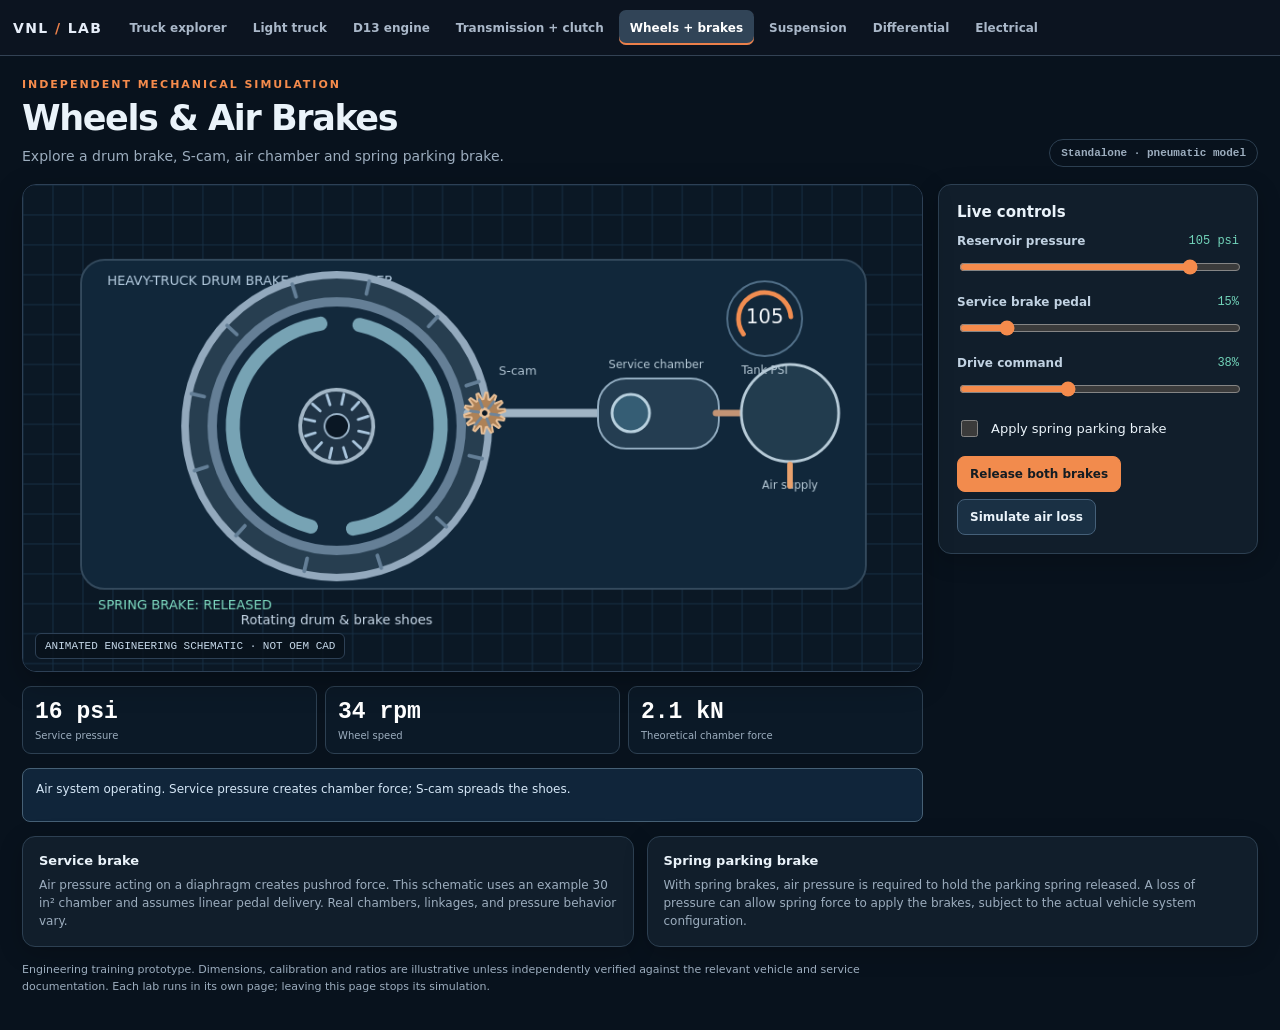
<file: wheels.html>
<!doctype html><html lang="en"><head><meta charset="utf-8"><meta name="viewport" content="width=device-width,initial-scale=1"><meta name="theme-color" content="#08121d"><title>Wheels &amp; Air Brakes · VNL Lab</title><style>
:root{color-scheme:dark;--bg:#08121d;--panel:#111e2b;--line:#2d4052;--muted:#9cadbe;--ink:#eaf3fa;--orange:#f58b4c;--blue:#67b8e8;--green:#72d4ba}
*{box-sizing:border-box}html,body{margin:0;min-height:100%;font-family:system-ui,-apple-system,Segoe UI,Arial,sans-serif;background:var(--bg);color:var(--ink)}body{overflow:auto!important;padding-top:56px!important}
main{max-width:1440px;margin:0 auto;padding:22px 22px 35px}.eyebrow{color:var(--orange);font-size:11px;text-transform:uppercase;letter-spacing:.18em;font-weight:800}h1{font-size:clamp(24px,3vw,35px);letter-spacing:-.04em;line-height:1.1;margin:8px 0}p{font-size:14px;line-height:1.5;color:var(--muted);margin:0}.head{margin-bottom:17px;display:flex;justify-content:space-between;gap:15px;align-items:end}.tag{border:1px solid var(--line);border-radius:100px;color:var(--muted);font:600 11px ui-monospace,monospace;padding:7px 11px;white-space:nowrap}
.workspace{display:grid;grid-template-columns:minmax(0,1fr) 320px;gap:15px;align-items:start}.screen{position:relative;overflow:hidden;background:radial-gradient(ellipse at 50% 35%,#183146 0%,#0b1927 60%,#08111a 100%);border:1px solid #2d4055;border-radius:14px;min-height:390px;box-shadow:0 10px 30px #0004}.screen canvas{width:100%;height:auto;aspect-ratio:960/520;display:block;touch-action:pan-y}.screen-label{position:absolute;bottom:12px;left:12px;font:11px ui-monospace,monospace;color:#c6d8e9;background:#08111aca;border:1px solid #2d4055;border-radius:6px;padding:6px 9px}
.panel{border:1px solid var(--line);border-radius:13px;padding:18px;background:var(--panel);box-shadow:0 6px 24px #0003}.panel h2{font-size:15px;margin:0 0 13px}.panel .field{margin-bottom:16px}.field-head{display:flex;align-items:center;justify-content:space-between;gap:8px;margin-bottom:9px}.field-head label{font-size:12px;color:#c1d2e2;font-weight:600}.readout{font:12px ui-monospace,monospace;color:var(--green)}input[type=range]{width:100%;accent-color:var(--orange);cursor:pointer}select{background:#0b1a2a;border:1px solid #3b5168;color:#f5f7f9;padding:10px;border-radius:7px;width:100%;font:inherit;font-size:13px}button{background:#1a3044;border:1px solid #456079;border-radius:8px;color:#eaf3fa;font:700 12px system-ui;padding:10px 12px;cursor:pointer}button:active{background:#315371}button:focus-visible,a:focus-visible,input:focus-visible{outline:2px solid var(--orange);outline-offset:2px}.action{background:#f28b4d;color:#141c22;border-color:#f28b4d}.buttons{display:flex;flex-wrap:wrap;gap:7px}.metrics{display:grid;grid-template-columns:repeat(3,1fr);gap:8px;margin-top:14px}.metric{border:1px solid var(--line);border-radius:9px;background:#0b1927;padding:12px}.metric .val{font:700 clamp(17px,2vw,23px) ui-monospace,monospace;color:white}.metric .lab{color:var(--muted);font-size:10px;margin-top:5px}.status{border:1px solid #466075;background:#10253a;padding:11px 13px;border-radius:8px;color:#d5e7f7;font-size:12px;line-height:1.5;min-height:54px;margin-top:14px}.status.warning{border-color:#b76b45;background:#34221c;color:#ffd2b4}.explain{display:grid;grid-template-columns:1fr 1fr;gap:13px;margin-top:14px}.explain .panel{padding:16px}.explain h3{font-size:13px;margin:0 0 8px}.explain p{font-size:12px}.foot{font-size:11px;margin-top:15px;max-width:850px}
@media(max-width:900px){.workspace{grid-template-columns:1fr}.panel{padding:15px}.screen{min-height:230px}.screen canvas{height:auto}.explain{grid-template-columns:1fr}.metrics{grid-template-columns:repeat(3,1fr)}}
@media(max-width:680px){body{padding-top:52px!important}main{padding:15px 10px 30px}.head{align-items:start}.head .tag{display:none}.screen{min-height:0}.screen-label{font-size:9px}.metric .val{font-size:17px}}
</style><style id="vnl-nav-style">
#vnl-nav{position:fixed;top:0;left:0;right:0;height:56px;z-index:2000;display:flex;align-items:center;gap:16px;padding:0 13px;background:#0c1420;color:#e6edf8;border-bottom:1px solid #334254;font:600 12px system-ui,-apple-system,sans-serif;box-sizing:border-box}
#vnl-nav .logo-mark{white-space:nowrap;letter-spacing:.1em;font-size:14px;font-weight:900}#vnl-nav .logo-mark span{color:#ed804a}#vnl-nav .vnl-links{display:flex;align-items:center;overflow-x:auto;overflow-y:hidden;white-space:nowrap;gap:4px;scrollbar-width:thin;flex:1;min-width:0}
#vnl-nav a{display:inline-flex;color:#aab8c9;text-decoration:none;align-items:center;flex-shrink:0;min-height:35px;padding:0 11px;border-radius:7px;box-sizing:border-box}
#vnl-nav a:hover{background:#1c2b3b;color:white}#vnl-nav a.active{color:white;background:#314457;box-shadow:inset 0 -2px #ed804a}
body{padding-top:56px!important;box-sizing:border-box!important}body>.app,body>#app{height:calc(100vh - 56px)!important;max-height:calc(100vh - 56px)!important}html,body{overflow:hidden}
@media(max-width:680px){#vnl-nav{gap:8px;padding:0 7px;height:52px}#vnl-nav .logo-mark{font-size:11px}#vnl-nav a{font-size:11px;padding:0 8px}body{padding-top:52px!important}body>.app,body>#app{height:calc(100vh - 52px)!important;max-height:calc(100vh - 52px)!important}}
</style></head><body><nav id="vnl-nav" aria-label="Truck simulation labs"><span class="logo-mark">VNL<span> / </span>LAB</span><div class="vnl-links"><a href="index.html" class="" aria-current="false">Truck explorer</a><a href="truck-lite.html" class="" aria-current="false">Light truck</a><a href="d13.html" class="" aria-current="false">D13 engine</a><a href="transmission.html" class="" aria-current="false">Transmission + clutch</a><a href="wheels.html" class="active" aria-current="page">Wheels + brakes</a><a href="suspension.html" class="" aria-current="false">Suspension</a><a href="axles.html" class="" aria-current="false">Differential</a><a href="electrical.html" class="" aria-current="false">Electrical</a></div></nav><main><div class="head"><div><div class="eyebrow">Independent mechanical simulation</div><h1>Wheels &amp; Air Brakes</h1><p>Explore a drum brake, S-cam, air chamber and spring parking brake.</p></div><span class="tag">Standalone · pneumatic model</span></div><div class="workspace"><div><div class="screen"><canvas id="sim" aria-label="Animated mechanism diagram"></canvas><div class="screen-label">ANIMATED ENGINEERING SCHEMATIC · NOT OEM CAD</div></div><div class="metrics"><div class="metric"><div class="val" id="m_ps">—</div><div class="lab">Service pressure</div></div><div class="metric"><div class="val" id="m_wh">—</div><div class="lab">Wheel speed</div></div><div class="metric"><div class="val" id="m_force">—</div><div class="lab">Theoretical chamber force</div></div></div><div class="status" id="status" role="status">Ready. Adjust controls to test the mechanism.</div></div><aside class="panel"><h2>Live controls</h2><div class="field"><div class="field-head"><label for="air">Reservoir pressure</label><output class="readout" id="v_air">105 psi</output></div><input type="range" id="air" min="0" max="125" value="105" step="1" oninput="document.getElementById('v_air').textContent=this.value+' psi'"></div><div class="field"><div class="field-head"><label for="brake">Service brake pedal</label><output class="readout" id="v_brake">15%</output></div><input type="range" id="brake" min="0" max="100" value="15" step="1" oninput="document.getElementById('v_brake').textContent=this.value+'%'"></div><div class="field"><div class="field-head"><label for="speed">Drive command</label><output class="readout" id="v_speed">38%</output></div><input type="range" id="speed" min="0" max="100" value="38" step="1" oninput="document.getElementById('v_speed').textContent=this.value+'%'"></div><div class="field"><label style="display:flex;align-items:center;gap:10px;font-size:13px"><input id="parking" type="checkbox" style="width:17px;height:17px"> Apply spring parking brake</label></div><div class="buttons"><button class="action" id="release">Release both brakes</button><button id="vent">Simulate air loss</button></div></aside></div><div class="explain"><section class="panel"><h3>Service brake</h3><p>Air pressure acting on a diaphragm creates pushrod force. This schematic uses an example 30 in² chamber and assumes linear pedal delivery. Real chambers, linkages, and pressure behavior vary.</p></section><section class="panel"><h3>Spring parking brake</h3><p>With spring brakes, air pressure is required to hold the parking spring released. A loss of pressure can allow spring force to apply the brakes, subject to the actual vehicle system configuration.</p></section></div><p class="foot">Engineering training prototype. Dimensions, calibration and ratios are illustrative unless independently verified against the relevant vehicle and service documentation. Each lab runs in its own page; leaving this page stops its simulation.</p></main><script>
const canvas=document.getElementById('sim'),ctx=canvas.getContext('2d');let time=0,last=performance.now();
function resize(){const d=Math.min(devicePixelRatio||1,2);canvas.width=Math.round(960*d);canvas.height=Math.round(520*d);ctx.setTransform(d,0,0,d,0,0)}resize();
function clean(){ctx.clearRect(0,0,960,520);ctx.fillStyle='#0b1825';ctx.fillRect(0,0,960,520);ctx.strokeStyle='#183047';ctx.lineWidth=1;for(let i=0;i<960;i+=32){ctx.beginPath();ctx.moveTo(i,0);ctx.lineTo(i,520);ctx.stroke()}for(let i=0;i<520;i+=32){ctx.beginPath();ctx.moveTo(0,i);ctx.lineTo(960,i);ctx.stroke()}}
function path(pts,color='#9eb4c7',width=4){ctx.strokeStyle=color;ctx.lineWidth=width;ctx.lineCap='round';ctx.lineJoin='round';ctx.beginPath();pts.forEach(([x,y],i)=>i?ctx.lineTo(x,y):ctx.moveTo(x,y));ctx.stroke()}
function circle(x,y,r,fill='#243d50',stroke='#91aabd',w=3){ctx.beginPath();ctx.arc(x,y,r,0,2*Math.PI);ctx.fillStyle=fill;ctx.fill();ctx.strokeStyle=stroke;ctx.lineWidth=w;ctx.stroke()}
function disk(x,y,r,inner=0,rot=0,t='#7b93a9'){ctx.save();ctx.translate(x,y);ctx.rotate(rot);circle(0,0,r,'#203446','#a2b6c6',4);ctx.strokeStyle=t;ctx.lineWidth=3;for(let i=0;i<12;i++){let a=i*Math.PI/6;ctx.beginPath();ctx.moveTo(Math.cos(a)*(r-15),Math.sin(a)*(r-15));ctx.lineTo(Math.cos(a)*(r-4),Math.sin(a)*(r-4));ctx.stroke()}circle(0,0,inner||Math.max(6,r*.18),'#0a1724','#9ab3c8',2);ctx.restore()}
function gear(x,y,r,angle=0,fill='#31495b',accent='#9cb2c5'){ctx.save();ctx.translate(x,y);ctx.rotate(angle);const teeth=Math.max(14,Math.round(r*.35));ctx.beginPath();for(let i=0;i<teeth*4;i++){const a=i*Math.PI*2/(teeth*4),rr=(i%4===1||i%4===2)?r:r-7;const px=Math.cos(a)*rr,py=Math.sin(a)*rr;i?ctx.lineTo(px,py):ctx.moveTo(px,py)}ctx.closePath();ctx.fillStyle=fill;ctx.fill();ctx.lineWidth=2;ctx.strokeStyle=accent;ctx.stroke();circle(0,0,r*.2,'#0a1724',accent,3);for(let k=0;k<6;k++){let a=k*Math.PI/3;path([[Math.cos(a)*r*.3,Math.sin(a)*r*.3],[Math.cos(a)*r*.7,Math.sin(a)*r*.7]],'#6f859a',3)}ctx.restore()}
function text(x,y,s,size=14,color='#bdcfe0',align='left'){ctx.fillStyle=color;ctx.font=`${size}px system-ui`;ctx.textAlign=align;ctx.fillText(String(s),x,y)}
function box(x,y,w,h,fill='#1b3347',stroke='#405e74',r=12){ctx.beginPath();ctx.roundRect(x,y,w,h,r);ctx.fillStyle=fill;ctx.fill();ctx.strokeStyle=stroke;ctx.lineWidth=2;ctx.stroke()}
function gauge(x,y,r,v,max=100){circle(x,y,r,'#13283a','#53718a',2);ctx.strokeStyle='#f18d51';ctx.lineWidth=5;ctx.beginPath();ctx.arc(x,y,r-12,Math.PI*.8,Math.PI*(.8+1.4*Math.max(0,Math.min(1,v/max))));ctx.stroke();text(x,y+5,Math.round(v),21,'#f3f6f9','center')}
function get(id){return document.getElementById(id)}function read(id){return +get(id).value}function write(id,v){get(id).textContent=v}function status(s,bad=false){const e=get('status');e.textContent=s;e.classList.toggle('warning',bad)}
function tick(now){const dt=Math.min(.05,(now-last)/1000);last=now;time+=dt;draw(dt);requestAnimationFrame(tick)}requestAnimationFrame(tick);


let wh=60,angle=0,prs=105;get('release').onclick=()=>{get('brake').value=0;get('parking').checked=false;get('v_brake').textContent='0%';status('Service brake released. Parking spring chamber released only when sufficient air is available.')};get('vent').onclick=()=>{get('air').value=0;get('v_air').textContent='0 psi';status('Reservoir vented. Spring-brake release air is unavailable.',true)};
function draw(dt){let psi=read('air'),ped=read('brake')/100,park=get('parking').checked,parkingApplied=park||psi<55,service=Math.min(psi,110)*ped,force=service*133.45,drive=read('speed'),brakeTorque=service*28+(parkingApplied?1900:0);let desired=drive*.9;wh+=(desired-wh)*(Math.min(1,dt*2));wh=Math.max(0,wh-brakeTorque*dt/90);angle+=wh*dt*.13;
 clean();box(62,80,838,352,'#11273a','#344a5d',25);text(90,107,'HEAVY-TRUCK DRUM BRAKE / AIR CHAMBER',14,'#b5cce0');
 // wheel and drum cross section
 circle(335,258,162,'#273e50','#93a9bd',8);circle(335,258,133,'#13293c','#657f96',10);
 ctx.save();ctx.translate(335,258);ctx.rotate(angle);ctx.strokeStyle='#647f97';ctx.lineWidth=4;for(let i=0;i<12;i++){let a=i*Math.PI/6;ctx.beginPath();ctx.moveTo(145*Math.cos(a),145*Math.sin(a));ctx.lineTo(159*Math.cos(a),159*Math.sin(a));ctx.stroke()}ctx.restore();
 let shoeReach=Math.min(1,brakeTorque/3000);ctx.lineWidth=15;ctx.strokeStyle=shoeReach>.3?'#d78957':'#77a3b4';ctx.beginPath();ctx.arc(335,258,111,Math.PI*.58,Math.PI*1.45);ctx.stroke();ctx.beginPath();ctx.arc(335,258,111,Math.PI*1.57,Math.PI*2.45);ctx.stroke();
 disk(335,258,39,13,angle,'#aac6de');text(335,470,'Rotating drum & brake shoes',14,'#c8d8e8','center');
 // S cam + pushrod
 path([[475,244],[614,244]],'#a0b4c4',9);gear(493,244,22,shoeReach,'#ae8257','#e9c199');box(614,207,129,75,'#243d51','#94aec2',30);circle(649,244,20,'#355d74','#b9d1df');path([[740,244],[806,244]],'#c39475',7);circle(819,244,52,'#223c4e','#b7cbd8');
 text(508,203,'S-cam',13,'#b1c4d3');text(676,196,'Service chamber',12,'#b8cbd8','center');text(819,325,'Air supply',12,'#b8cbd8','center');path([[819,299],[819,322]],service>2?'#e9a16d':'#738b9d',6);
 gauge(792,143,40,psi,125);text(792,202,'Tank PSI',12,'#b9cbd8','center');
 text(80,454,parkingApplied?'SPRING BRAKE: APPLIED':'SPRING BRAKE: RELEASED',14,parkingApplied?'#f5a66c':'#7fdbc1');
 write('m_ps',Math.round(service)+' psi');write('m_wh',Math.round(wh)+' rpm');write('m_force',(force/1000).toFixed(1)+' kN');
 if(parkingApplied)status('Spring brake applied (parking requested or low air). Rotation is strongly resisted.',true);
 else if(psi<70)status('Low air pressure: service-brake response and reserve are reduced.',true);
 else status('Air system operating. Service pressure creates chamber force; S-cam spreads the shoes.');}
</script></body></html>
</file>
